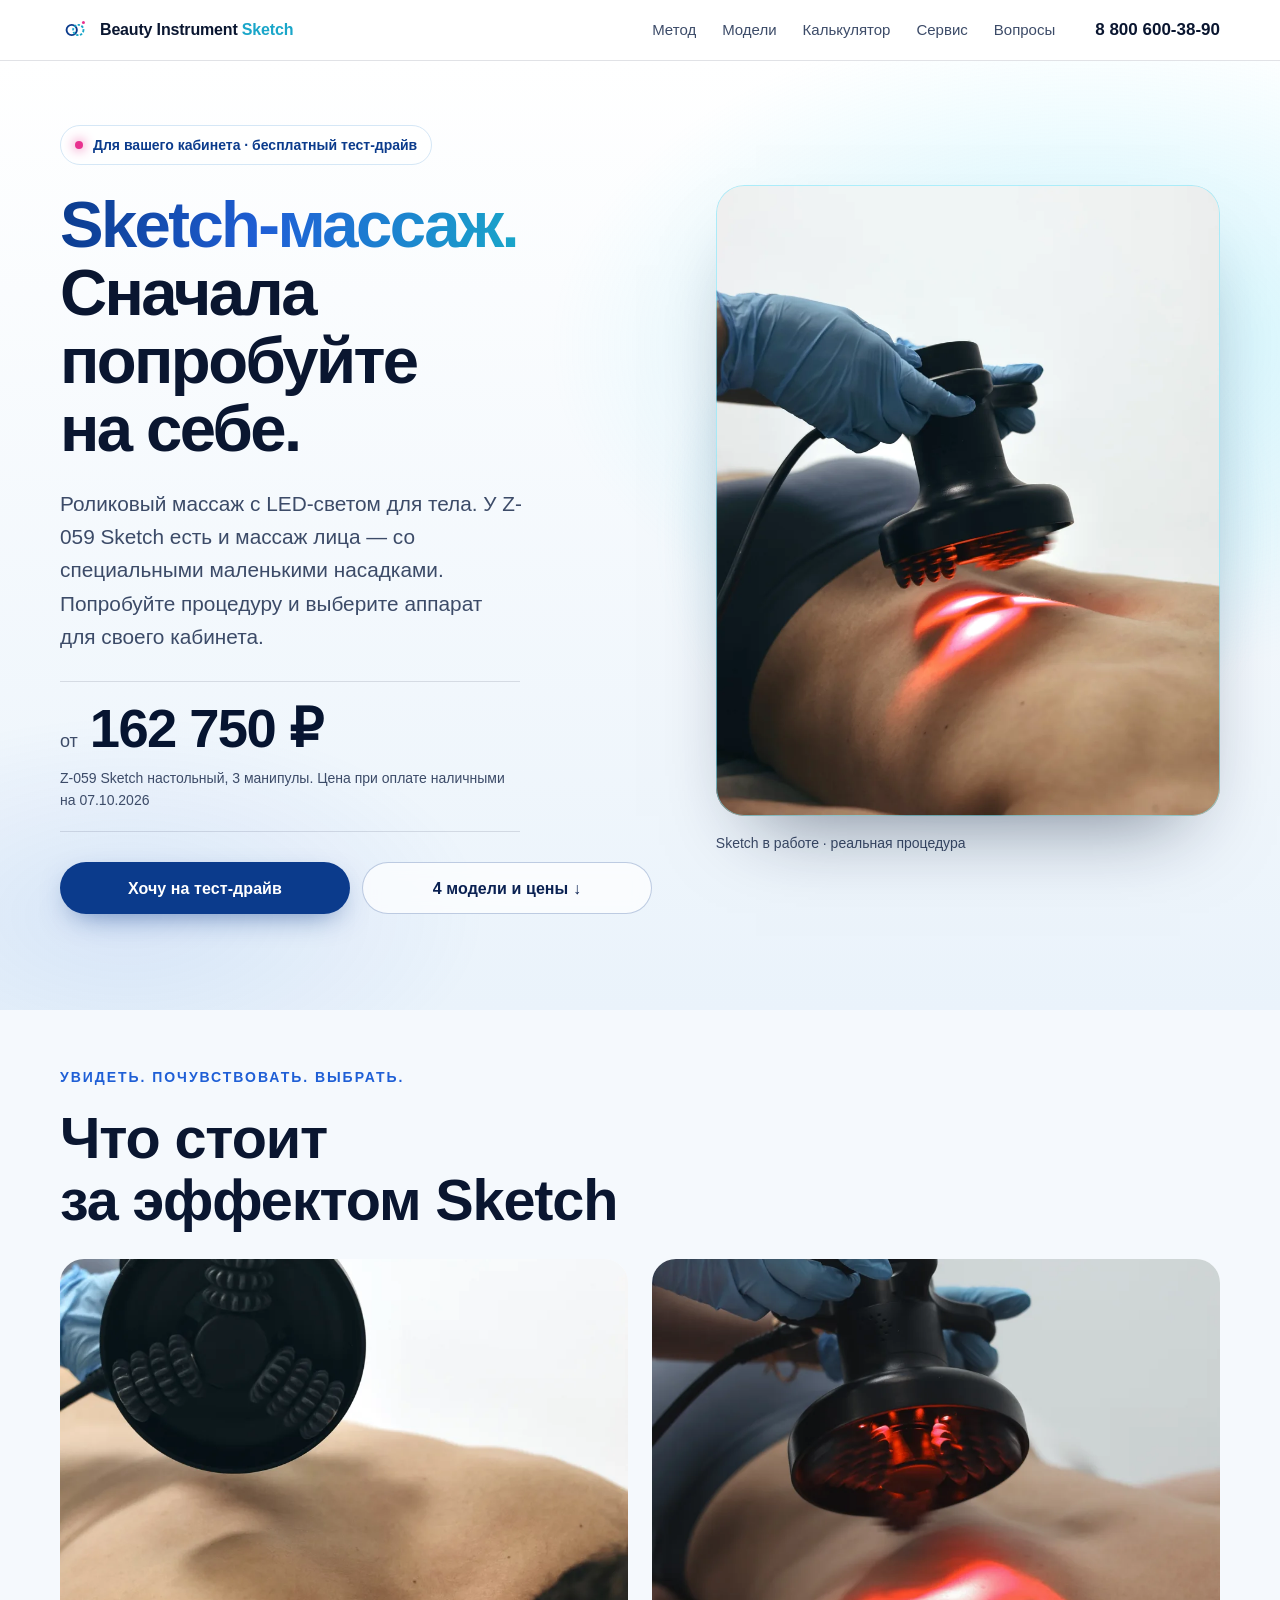
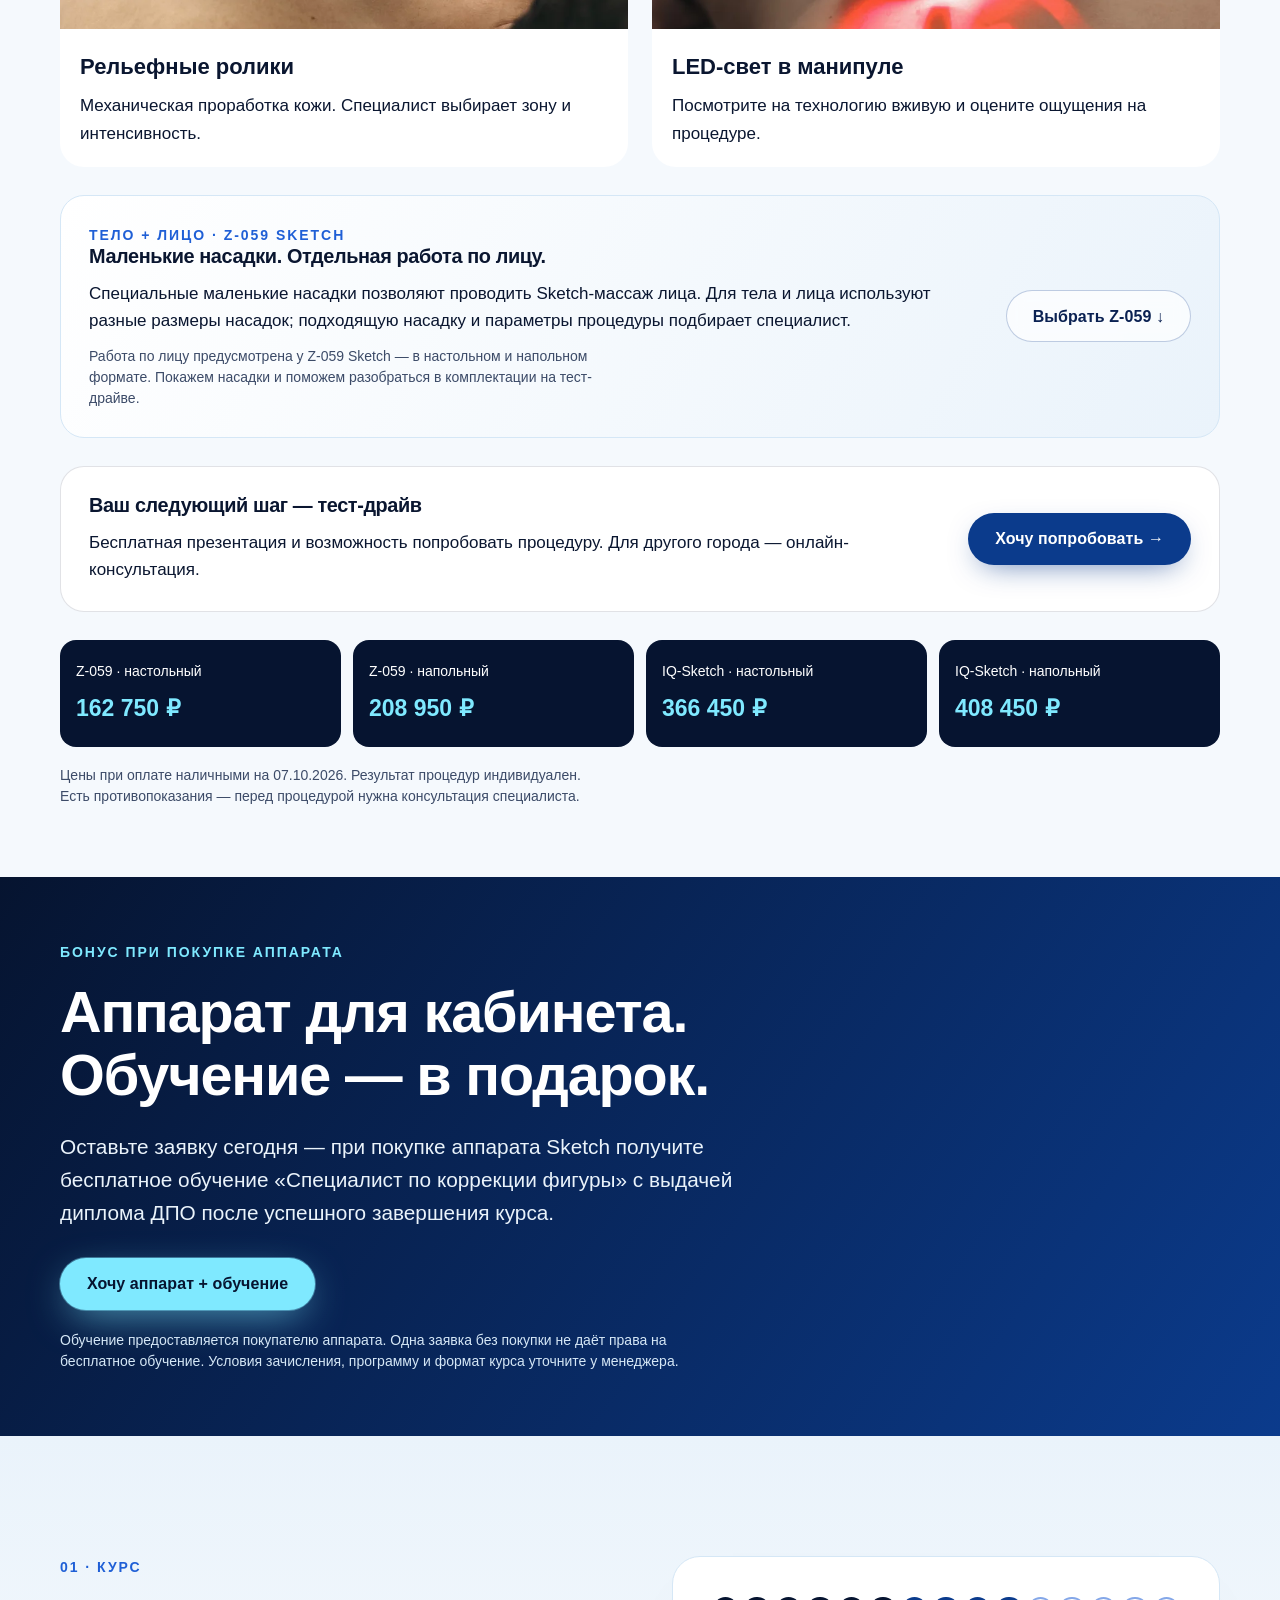
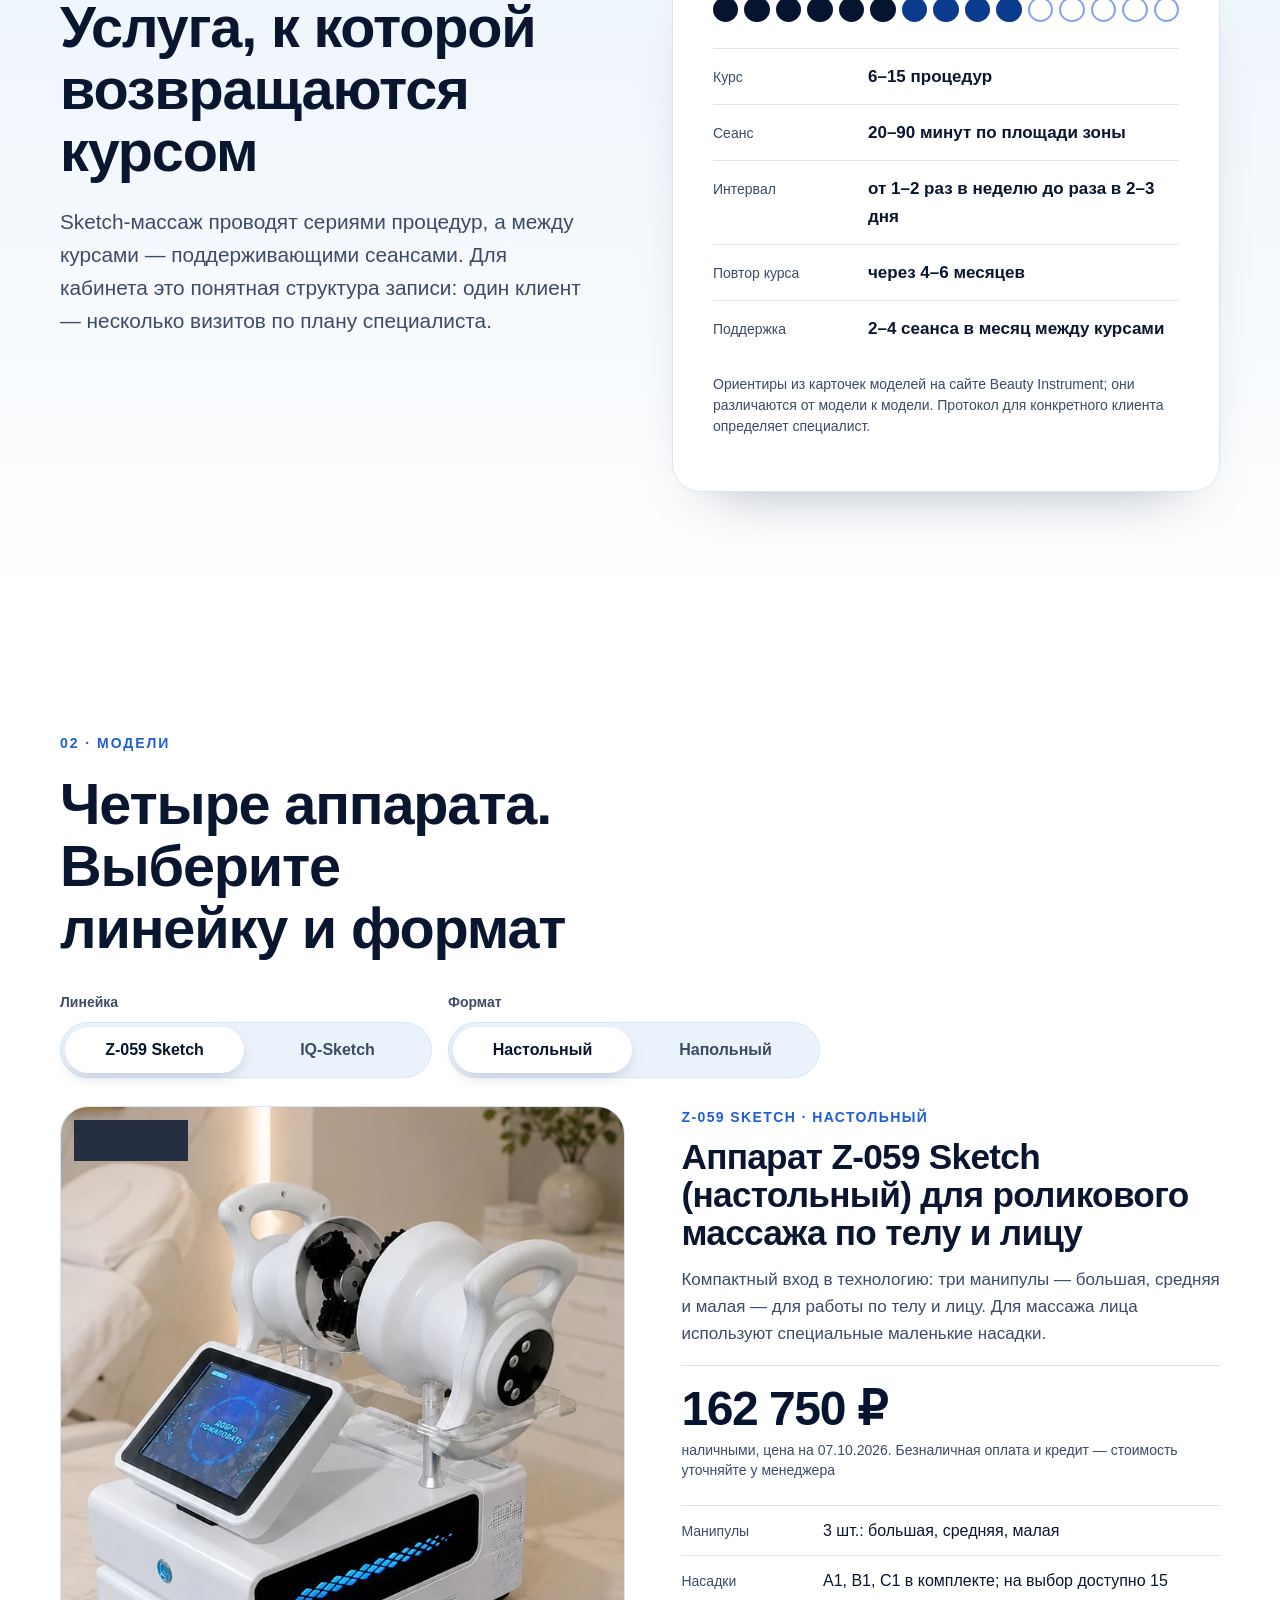
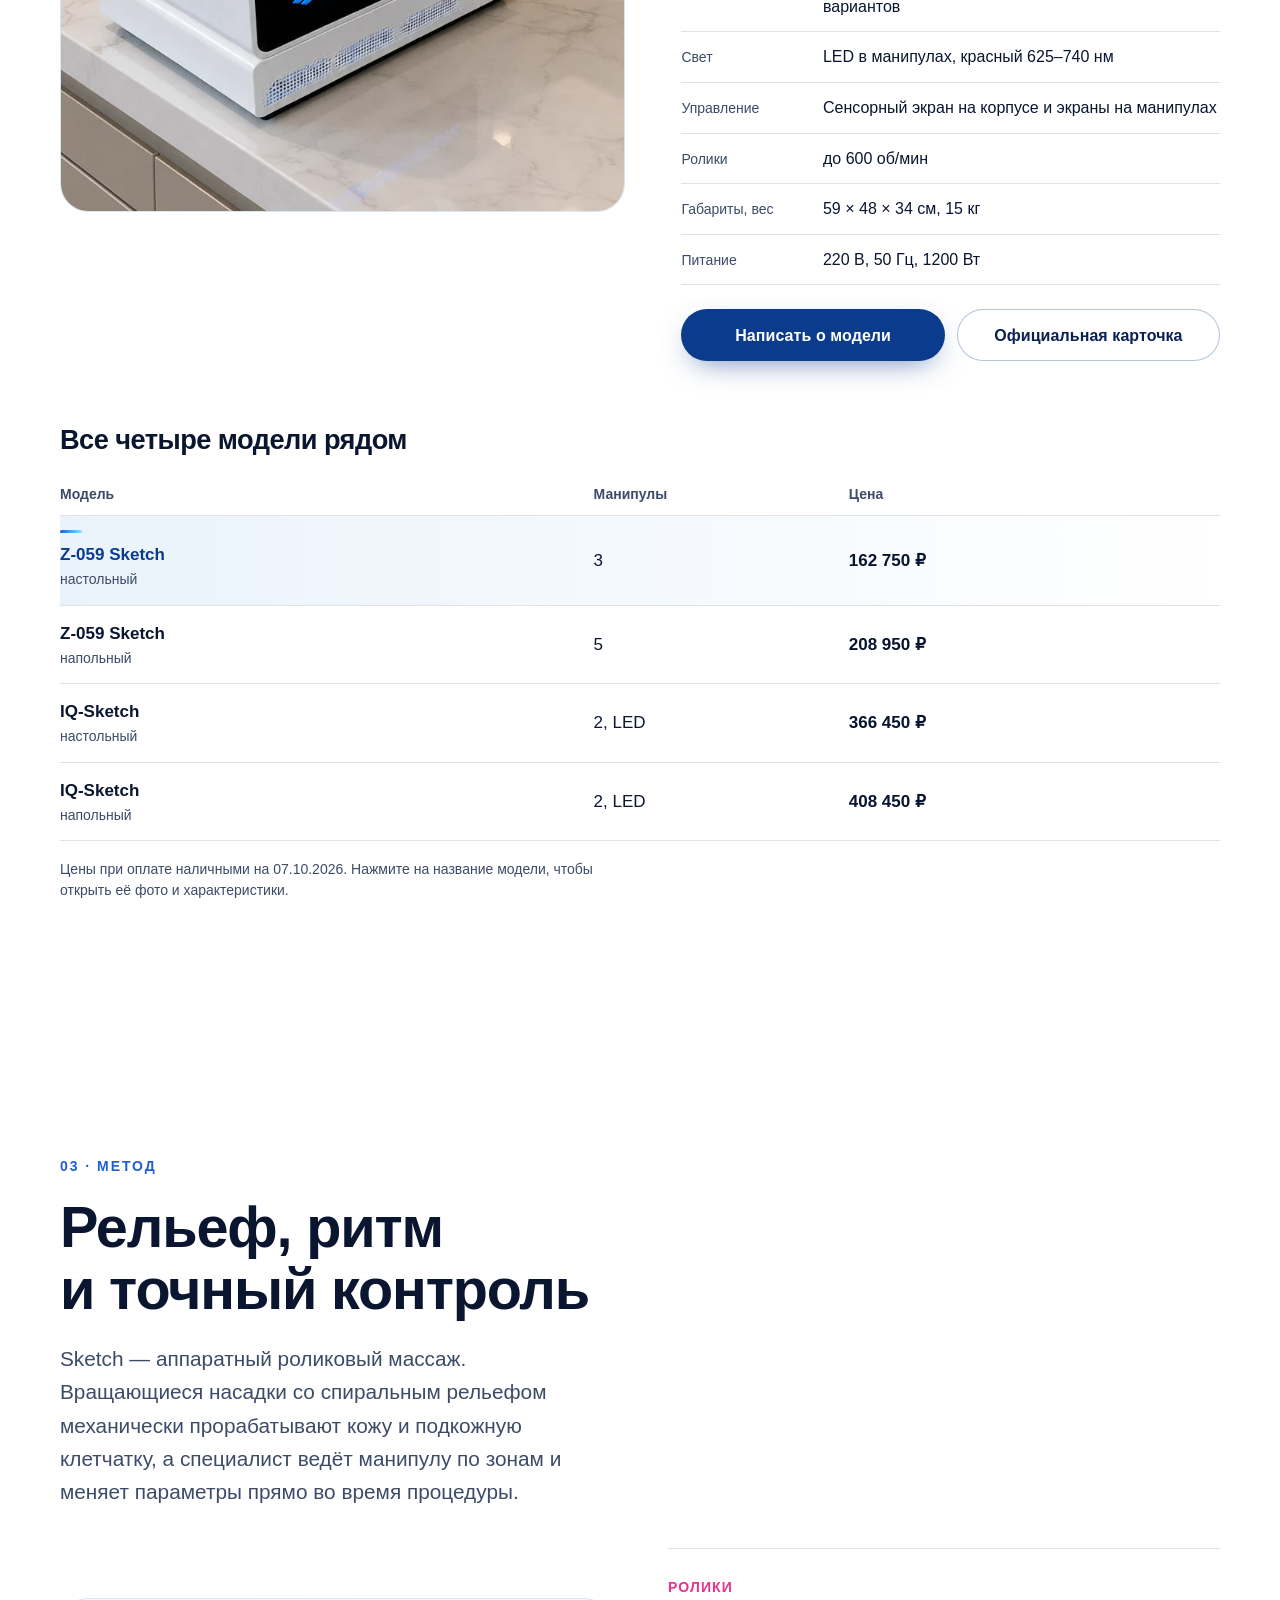
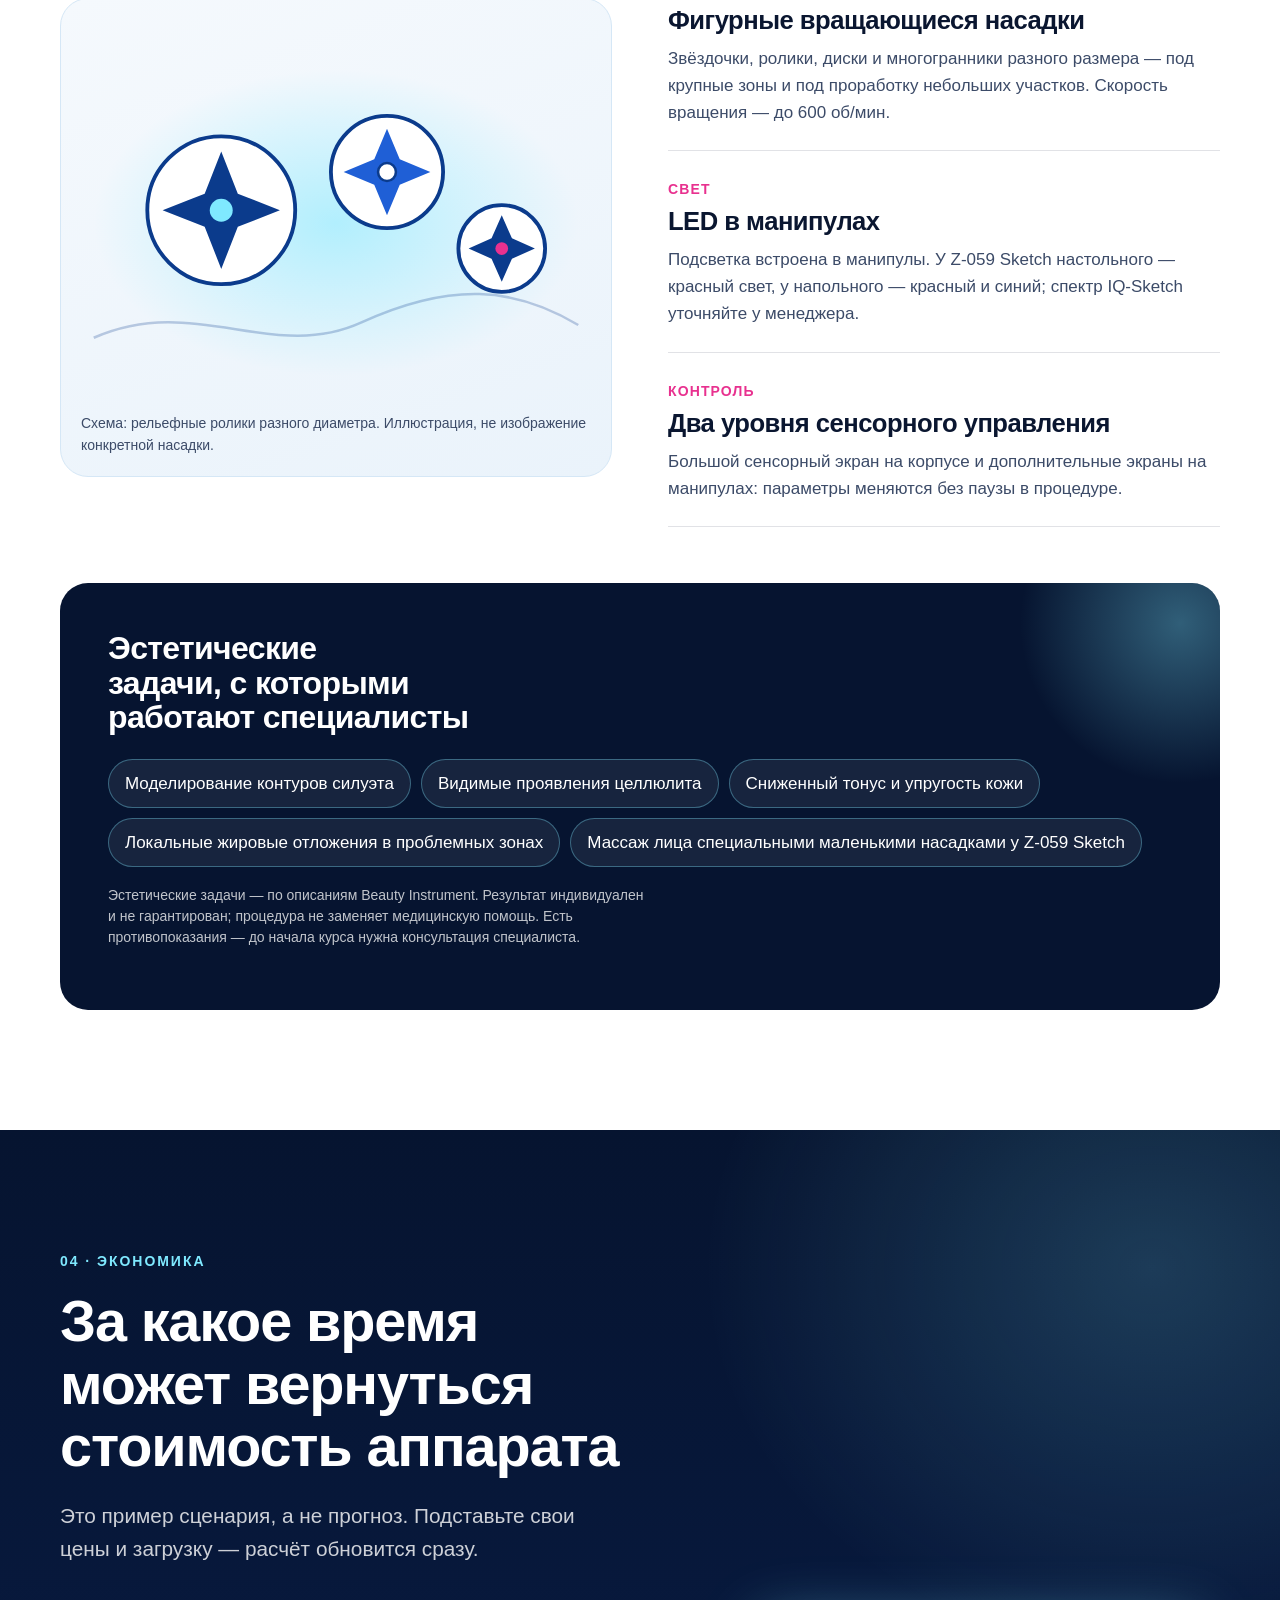
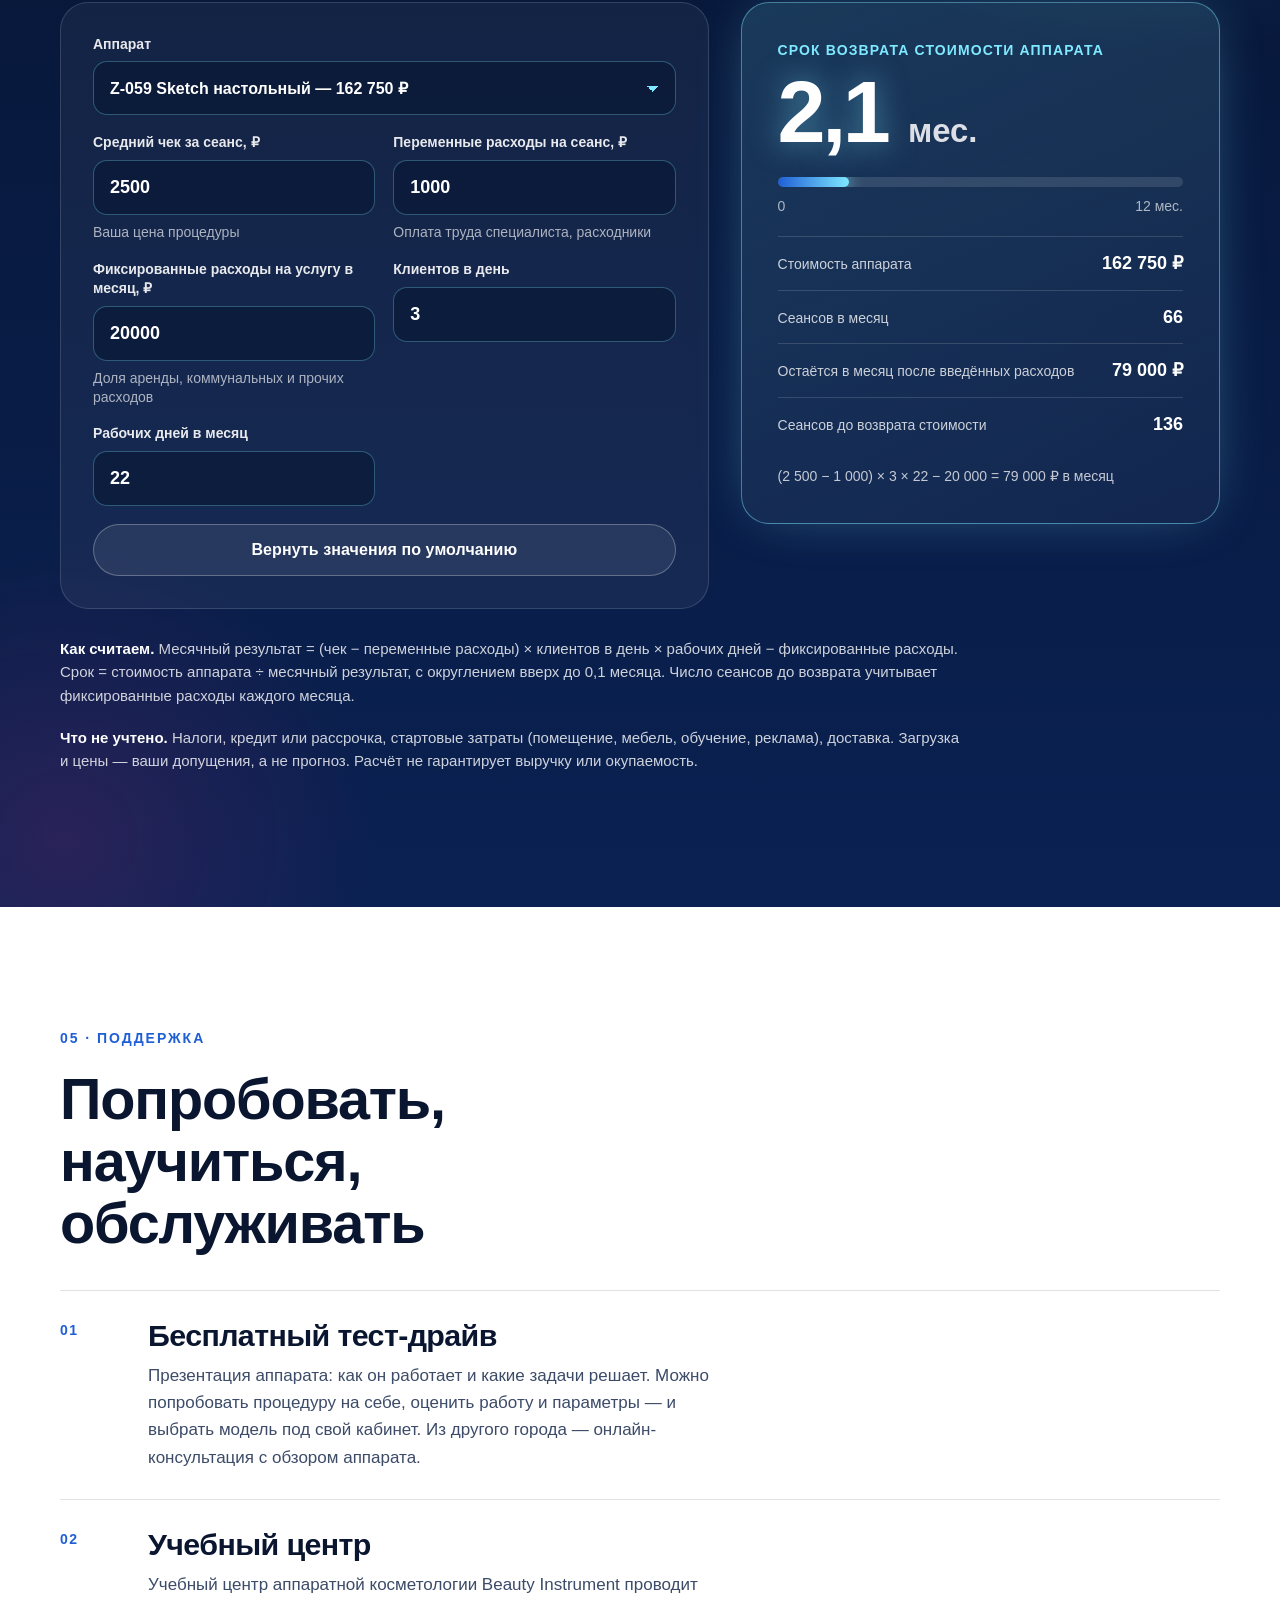
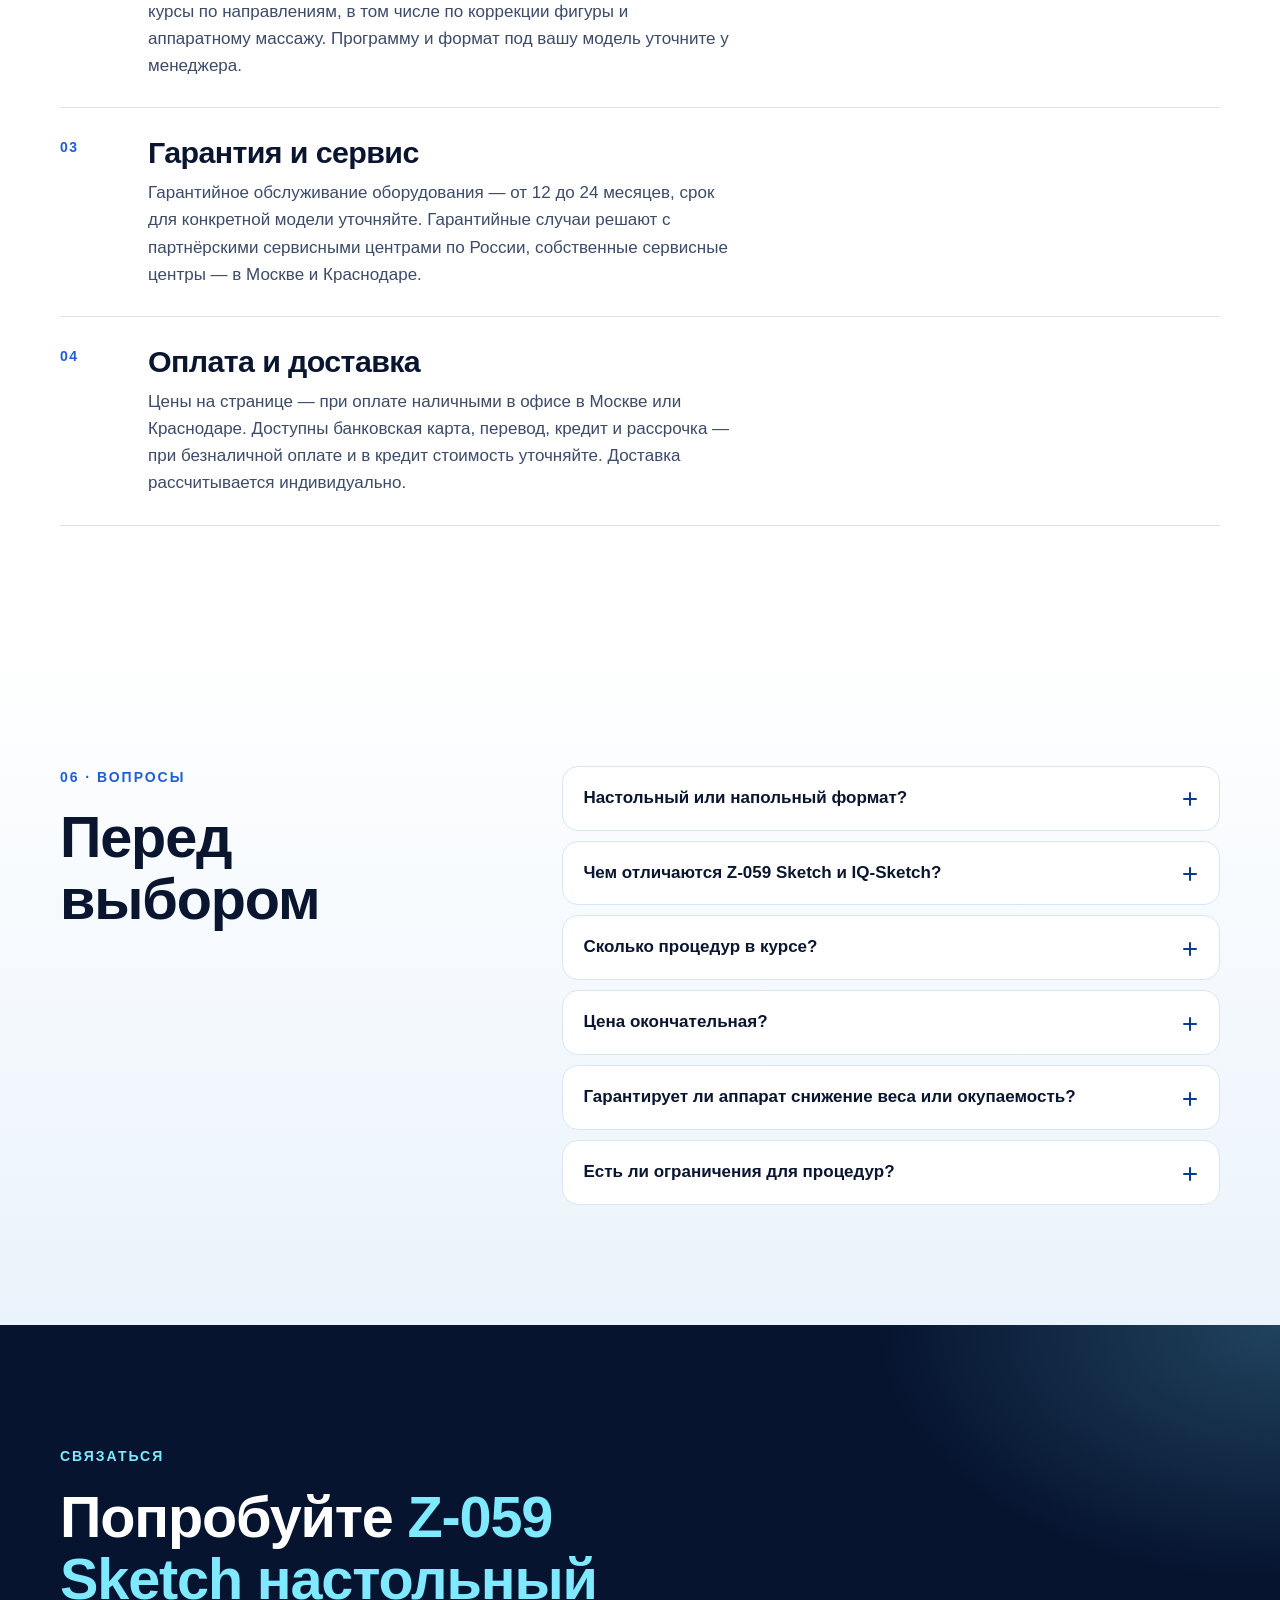
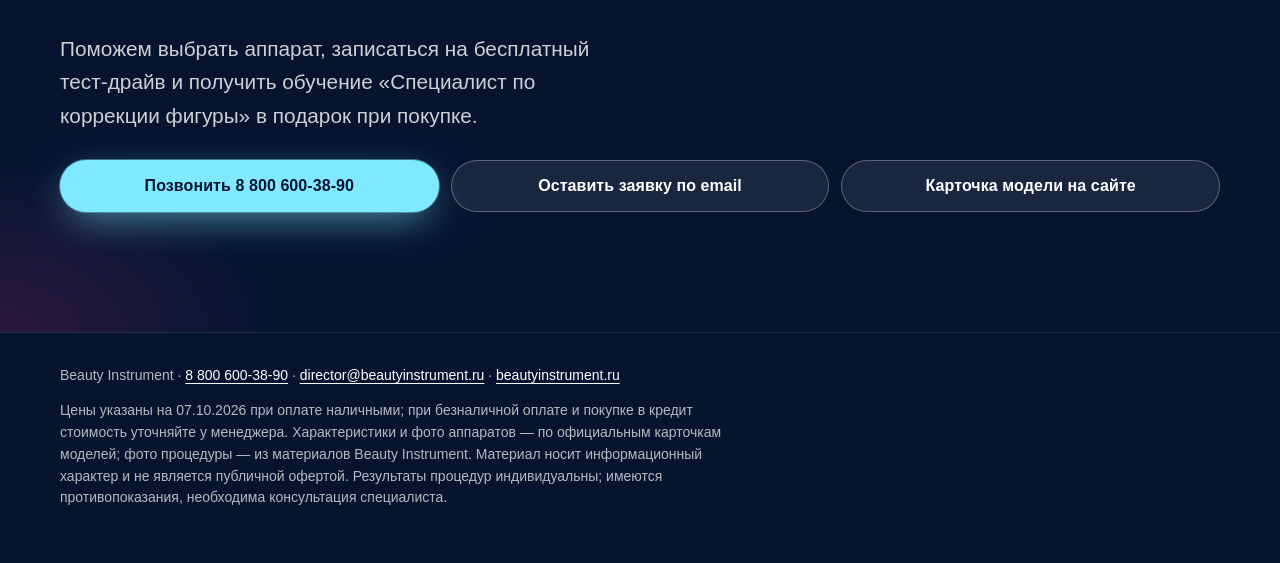
<file: sketch/index.html>
<!doctype html>
<html lang="ru">
<head>
  <meta charset="utf-8">
  <meta name="viewport" content="width=device-width, initial-scale=1, viewport-fit=cover">
  <title>Sketch-массаж для моделирования силуэта — 4 аппарата от 162 750 ₽ | Beauty Instrument</title>
  <meta name="description" content="Аппараты роликового Sketch-массажа Z-059 Sketch и IQ-Sketch: настольные и напольные модели, от 2 до 5 манипул, сенсорное управление, LED-свет. Цены на 07.10.2026 от 162 750 ₽ при оплате наличными.">
  <link rel="canonical" href="https://cosmo-app.shop/sketch/">
  <meta property="og:title" content="Sketch-массаж — попробуйте на себе. Аппараты от 162 750 ₽"><meta property="og:description" content="Живые фото процедуры, 4 модели и бесплатный тест-драйв в Beauty Instrument."><meta property="og:type" content="website"><meta property="og:url" content="https://cosmo-app.shop/sketch/">
  <meta name="theme-color" content="#061430">
  <link rel="icon" href="favicon.svg" type="image/svg+xml">
  <link rel="stylesheet" href="styles.css">
</head>
<body>
  <a class="skip" href="#main">Перейти к содержанию</a>

  <header class="topbar">
    <div class="wrap topbar__in">
      <a class="brand" href="#top" aria-label="Beauty Instrument — в начало страницы">
        <svg class="brand__mark" viewBox="0 0 64 64" aria-hidden="true" focusable="false">
          <circle cx="25" cy="32" r="11" fill="none" stroke="currentColor" stroke-width="4"/>
          <circle cx="39" cy="32" r="11" fill="none" stroke="var(--cyan-ink)" stroke-width="4" stroke-dasharray="5 3.2"/>
          <circle cx="50" cy="16" r="3.2" fill="var(--fuchsia)"/>
        </svg>
        <span class="brand__text">Beauty Instrument <span class="brand__sub">Sketch</span></span>
      </a>
      <nav class="topnav" aria-label="Разделы страницы">
        <a href="#method">Метод</a>
        <a href="#models">Модели</a>
        <a href="#calc">Калькулятор</a>
        <a href="#support">Сервис</a>
        <a href="#faq">Вопросы</a>
      </nav>
      <a class="topbar__tel" href="tel:+78006003890">8 800 600-38-90</a>
    </div>
  </header>

  <main id="main">
    <!-- HERO -->
    <section class="hero" id="top" aria-labelledby="hero-title">
      <div class="wrap hero__grid">
        <div class="hero__copy">
          <p class="eyebrow"><span class="dot" aria-hidden="true"></span>Для вашего кабинета · бесплатный тест-драйв</p>
          <h1 id="hero-title" class="hero__title"><span class="ink-grad">Sketch-массаж.</span><br>Сначала попробуйте на&nbsp;себе.</h1>
          <p class="hero__lead">Роликовый массаж с LED-светом для тела. У Z-059 Sketch есть и массаж лица — со специальными маленькими насадками. Попробуйте процедуру и выберите аппарат для своего кабинета.</p>

          <div class="hero__price" aria-label="Цена входа">
            <span class="hero__from">от</span>
            <span class="hero__num">162&nbsp;750&nbsp;₽</span>
            <span class="hero__note">Z-059 Sketch настольный, 3 манипулы. Цена при оплате наличными на 07.10.2026</span>
          </div>

          <div class="hero__cta">
            <a class="btn btn--primary" href="#contact">Хочу на тест-драйв</a>
            <a class="btn btn--ghost" href="#models">4 модели и цены ↓</a>
          </div>
        </div>

        <figure class="hero__media">
          <div class="hero__halo" aria-hidden="true"></div>
          <div class="hero__frame">
<img src="assets/procedure.webp" width="933" height="1400" alt="Реальная процедура: специалист ведёт роликовую манипулу с красной LED-подсветкой по спине" fetchpriority="high">
          </div>
<figcaption class="hero__cap">Sketch в работе · реальная процедура</figcaption>
        </figure>
      </div>
    </section>

    <section class="live" aria-labelledby="live-title"><div class="wrap">
      <p class="kicker">Увидеть. Почувствовать. Выбрать.</p>
      <h2 class="h2" id="live-title">Что стоит за&nbsp;эффектом Sketch</h2>
      <div class="live__grid">
        <figure><img src="assets/rollers-live.webp" width="933" height="1400" loading="lazy" alt="Крупный план роликовой манипулы: три блока рельефных роликов"><figcaption><b>Рельефные ролики</b><span>Механическая проработка кожи. Специалист выбирает зону и интенсивность.</span></figcaption></figure>
        <figure><img src="assets/led-live.webp" width="933" height="1400" loading="lazy" alt="Манипула с включённой красной LED-подсветкой над спиной клиента"><figcaption><b>LED-свет в манипуле</b><span>Посмотрите на технологию вживую и оцените ощущения на процедуре.</span></figcaption></figure>
      </div>
      <div class="try face-feature"><div><p class="kicker">Тело + лицо · Z-059 Sketch</p><h3>Маленькие насадки. Отдельная работа по лицу.</h3><p>Специальные маленькие насадки позволяют проводить Sketch-массаж лица. Для тела и лица используют разные размеры насадок; подходящую насадку и параметры процедуры подбирает специалист.</p><p class="fine">Работа по лицу предусмотрена у Z-059 Sketch — в настольном и напольном формате. Покажем насадки и поможем разобраться в комплектации на тест-драйве.</p></div><a class="btn btn--ghost" href="#models">Выбрать Z-059 ↓</a></div>
      <div class="try"><div><h3>Ваш следующий шаг — тест-драйв</h3><p>Бесплатная презентация и возможность попробовать процедуру. Для другого города — онлайн-консультация.</p></div><a class="btn btn--primary" href="#contact">Хочу попробовать →</a></div>
      <nav class="quick-models" aria-label="Быстрый выбор аппарата"><a href="#models" data-quick="0"><span>Z-059 · настольный</span><b>162 750 ₽</b></a><a href="#models" data-quick="1"><span>Z-059 · напольный</span><b>208 950 ₽</b></a><a href="#models" data-quick="3"><span>IQ-Sketch · настольный</span><b>366 450 ₽</b></a><a href="#models" data-quick="2"><span>IQ-Sketch · напольный</span><b>408 450 ₽</b></a></nav>
      <p class="fine">Цены при оплате наличными на 07.10.2026. Результат процедур индивидуален. Есть противопоказания — перед процедурой нужна консультация специалиста.</p>
    </div></section>


    <section class="training-offer" id="training-offer" aria-labelledby="training-offer-title"><div class="wrap">
      <p class="kicker kicker--neon">Бонус при покупке аппарата</p>
      <h2 class="h2" id="training-offer-title">Аппарат для кабинета.<br>Обучение — в&nbsp;подарок.</h2>
      <p class="lede">Оставьте заявку сегодня — при покупке аппарата Sketch получите бесплатное обучение «Специалист по коррекции фигуры» с выдачей диплома ДПО после успешного завершения курса.</p>
      <a class="btn btn--neon" href="#contact">Хочу аппарат + обучение</a>
      <p class="fine">Обучение предоставляется покупателю аппарата. Одна заявка без покупки не даёт права на бесплатное обучение. Условия зачисления, программу и формат курса уточните у менеджера.</p>
    </div></section>

    <!-- COURSE -->
    <section class="course" aria-labelledby="course-title">
      <div class="wrap course__grid">
        <div>
          <p class="kicker">01 · Курс</p>
          <h2 id="course-title" class="h2">Услуга, к которой возвращаются курсом</h2>
          <p class="lede">Sketch-массаж проводят сериями процедур, а между курсами — поддерживающими сеансами. Для кабинета это понятная структура записи: один клиент — несколько визитов по плану специалиста.</p>
        </div>
        <div class="course__panel">
          <div class="course__dots" aria-hidden="true">
            <span></span><span></span><span></span><span></span><span></span><span></span><span></span><span></span><span></span><span></span><span class="opt"></span><span class="opt"></span><span class="opt"></span><span class="opt"></span><span class="opt"></span>
          </div>
          <dl class="course__list">
            <div><dt>Курс</dt><dd>6–15 процедур</dd></div>
            <div><dt>Сеанс</dt><dd>20–90 минут по площади зоны</dd></div>
            <div><dt>Интервал</dt><dd>от 1–2 раз в неделю до раза в 2–3 дня</dd></div>
            <div><dt>Повтор курса</dt><dd>через 4–6 месяцев</dd></div>
            <div><dt>Поддержка</dt><dd>2–4 сеанса в месяц между курсами</dd></div>
          </dl>
          <p class="fine">Ориентиры из карточек моделей на сайте Beauty Instrument; они различаются от модели к модели. Протокол для конкретного клиента определяет специалист.</p>
        </div>
      </div>
    </section>

    <!-- MODELS -->
    <section class="models" id="models" aria-labelledby="models-title">
      <div class="wrap">
        <p class="kicker">02 · Модели</p>
        <h2 id="models-title" class="h2">Четыре аппарата. Выберите линейку и&nbsp;формат</h2>

        <div class="selector">
          <fieldset class="seg">
            <legend class="seg__legend">Линейка</legend>
            <div class="seg__opts">
              <input type="radio" name="line" id="line-z059" value="z059" checked>
              <label for="line-z059">Z-059 Sketch</label>
              <input type="radio" name="line" id="line-iq" value="iq">
              <label for="line-iq">IQ-Sketch</label>
            </div>
          </fieldset>
          <fieldset class="seg">
            <legend class="seg__legend">Формат</legend>
            <div class="seg__opts">
              <input type="radio" name="format" id="fmt-desktop" value="desktop" checked>
              <label for="fmt-desktop">Настольный</label>
              <input type="radio" name="format" id="fmt-floor" value="floor">
              <label for="fmt-floor">Напольный</label>
            </div>
          </fieldset>
        </div>

        <p class="sr-only" id="stage-status" role="status" aria-live="polite"></p>
        <article class="stage">
          <div class="stage__media" id="stage-media" data-fit="cover">
            <img id="stage-img"
              src="assets/product-0.webp"
              sizes="(min-width: 960px) 46vw, 92vw"
              width="929" height="925"
              loading="lazy"
              alt="Настольный аппарат Z-059 Sketch: белый корпус с сенсорным экраном и роликовыми манипулами на держателе">
            <span class="stage__badge" id="stage-badge">3 манипулы</span>
          </div>

          <div class="stage__info">
            <p class="stage__line" id="stage-line">Z-059 Sketch · настольный</p>
            <h3 class="stage__name" id="stage-name">Аппарат Z-059 Sketch (настольный) для роликового массажа по телу и лицу</h3>
            <p class="stage__desc" id="stage-desc">Компактный вход в технологию: три манипулы — большая, средняя и малая — для работы на всех зонах тела и лица.</p>

            <div class="stage__price">
              <span class="stage__sum" id="stage-price">162 750 ₽</span>
              <span class="stage__terms">наличными, цена на 07.10.2026. Безналичная оплата и кредит — стоимость уточняйте у менеджера</span>
            </div>

            <dl class="specs" id="stage-specs">
              <div><dt>Манипулы</dt><dd>3 шт.: большая, средняя, малая</dd></div>
              <div><dt>Насадки</dt><dd>A1, B1, C1 в комплекте; на выбор доступно 15 вариантов</dd></div>
              <div><dt>Свет</dt><dd>LED в манипулах, красный 625–740 нм</dd></div>
              <div><dt>Управление</dt><dd>Сенсорный экран на корпусе и экраны на манипулах</dd></div>
              <div><dt>Ролики</dt><dd>до 600 об/мин</dd></div>
              <div><dt>Габариты, вес</dt><dd>59 × 48 × 34 см, 15 кг</dd></div>
              <div><dt>Питание</dt><dd>220 В, 50 Гц, 1200 Вт</dd></div>
            </dl>

            <div class="stage__cta">
              <a class="btn btn--primary" data-mailto href="mailto:director@beautyinstrument.ru?subject=Sketch%3A%20%D0%B2%D0%BE%D0%BF%D1%80%D0%BE%D1%81%20%D0%BF%D0%BE%20%D0%B0%D0%BF%D0%BF%D0%B0%D1%80%D0%B0%D1%82%D1%83%20Z-059%20Sketch%20%D0%BD%D0%B0%D1%81%D1%82%D0%BE%D0%BB%D1%8C%D0%BD%D1%8B%D0%B9">Написать о модели</a>
              <a class="btn btn--line" data-official target="_blank" rel="noopener" href="https://beautyinstrument.ru/catalog/apparat-z-059-sketch-nastolnyy-dlya-rolikovogo-massazha-po-telu-i-litsu-3-manipuly-v-komplekte/">Официальная карточка<span class="sr-only"> (откроется в новой вкладке)</span></a>
            </div>
          </div>
        </article>

        <div class="compare">
          <h3 class="compare__title">Все четыре модели рядом</h3>
          <table class="ctable">
            <caption class="sr-only">Сравнение моделей Sketch: формат, манипулы, цена при оплате наличными на 07.10.2026</caption>
            <thead>
              <tr><th scope="col">Модель</th><th scope="col">Манипулы</th><th scope="col">Цена</th></tr>
            </thead>
            <tbody>
              <tr data-row="0"><th scope="row"><button type="button" class="pick" data-pick="0" aria-pressed="true">Z-059 Sketch<span>настольный</span></button></th><td>3</td><td>162 750 ₽</td></tr>
              <tr data-row="1"><th scope="row"><button type="button" class="pick" data-pick="1" aria-pressed="false">Z-059 Sketch<span>напольный</span></button></th><td>5</td><td>208 950 ₽</td></tr>
              <tr data-row="3"><th scope="row"><button type="button" class="pick" data-pick="3" aria-pressed="false">IQ-Sketch<span>настольный</span></button></th><td>2, LED</td><td>366 450 ₽</td></tr>
              <tr data-row="2"><th scope="row"><button type="button" class="pick" data-pick="2" aria-pressed="false">IQ-Sketch<span>напольный</span></button></th><td>2, LED</td><td>408 450 ₽</td></tr>
            </tbody>
          </table>
          <p class="fine">Цены при оплате наличными на 07.10.2026. Нажмите на название модели, чтобы открыть её фото и характеристики.</p>
        </div>
      </div>
    </section>

    <!-- CALCULATOR -->
    <!-- METHOD -->
    <section class="method" id="method" aria-labelledby="method-title">
      <div class="wrap">
        <p class="kicker">03 · Метод</p>
        <h2 id="method-title" class="h2">Рельеф, ритм и&nbsp;точный контроль</h2>
        <p class="lede">Sketch — аппаратный роликовый массаж. Вращающиеся насадки со спиральным рельефом механически прорабатывают кожу и подкожную клетчатку, а специалист ведёт манипулу по зонам и меняет параметры прямо во время процедуры.</p>

        <div class="method__grid">
          <div class="rollers" aria-hidden="true">
            <svg viewBox="0 0 400 300" class="rollers__svg">
              <defs>
                <radialGradient id="rg" cx="50%" cy="50%" r="50%">
                  <stop offset="0" stop-color="#7FE9FF" stop-opacity=".55"/>
                  <stop offset="1" stop-color="#7FE9FF" stop-opacity="0"/>
                </radialGradient>
              </defs>
              <ellipse cx="200" cy="160" rx="190" ry="120" fill="url(#rg)"/>
              <path d="M10 250 C 90 215, 150 270, 220 238 S 340 210, 390 240" fill="none" stroke="#0B3B8C" stroke-opacity=".25" stroke-width="2"/>
              <g class="roller r1" transform="translate(110 150)">
                <circle r="58" fill="#fff" stroke="#0B3B8C" stroke-width="3"/>
                <g class="spin">
                  <polygon points="0,-46 13,-13 46,0 13,13 0,46 -13,13 -46,0 -13,-13" fill="#0B3B8C"/>
                  <circle r="9" fill="#7FE9FF"/>
                </g>
              </g>
              <g class="roller r2" transform="translate(240 120)">
                <circle r="44" fill="#fff" stroke="#0B3B8C" stroke-width="3"/>
                <g class="spin rev">
                  <polygon points="0,-34 10,-10 34,0 10,10 0,34 -10,10 -34,0 -10,-10" fill="#1F5FD6"/>
                  <circle r="7" fill="#fff" stroke="#0B3B8C" stroke-width="2"/>
                </g>
              </g>
              <g class="roller r3" transform="translate(330 180)">
                <circle r="34" fill="#fff" stroke="#0B3B8C" stroke-width="3"/>
                <g class="spin">
                  <polygon points="0,-26 8,-8 26,0 8,8 0,26 -8,8 -26,0 -8,-8" fill="#0B3B8C"/>
                  <circle r="5" fill="#E8318F"/>
                </g>
              </g>
            </svg>
            <p class="rollers__cap">Схема: рельефные ролики разного диаметра. Иллюстрация, не изображение конкретной насадки.</p>
          </div>

          <ol class="steps">
            <li class="step">
              <span class="step__n">Ролики</span>
              <h3 class="step__t">Фигурные вращающиеся насадки</h3>
              <p>Звёздочки, ролики, диски и многогранники разного размера — под крупные зоны и под проработку небольших участков. Скорость вращения — до 600 об/мин.</p>
            </li>
            <li class="step">
              <span class="step__n">Свет</span>
              <h3 class="step__t">LED в манипулах</h3>
              <p>Подсветка встроена в манипулы. У Z-059 Sketch настольного — красный свет, у напольного — красный и синий; спектр IQ-Sketch уточняйте у менеджера.</p>
            </li>
            <li class="step">
              <span class="step__n">Контроль</span>
              <h3 class="step__t">Два уровня сенсорного управления</h3>
              <p>Большой сенсорный экран на корпусе и дополнительные экраны на манипулах: параметры меняются без паузы в процедуре.</p>
            </li>
          </ol>
        </div>

        <div class="tasks">
          <h3 class="tasks__title">Эстетические задачи, с которыми работают специалисты</h3>
          <ul class="tasks__list">
            <li>Моделирование контуров силуэта</li>
            <li>Видимые проявления целлюлита</li>
            <li>Сниженный тонус и упругость кожи</li>
            <li>Локальные жировые отложения в проблемных зонах</li>
            <li>Массаж лица специальными маленькими насадками у Z-059 Sketch</li>
          </ul>
          <p class="fine">Эстетические задачи — по описаниям Beauty Instrument. Результат индивидуален и не гарантирован; процедура не заменяет медицинскую помощь. Есть противопоказания — до начала курса нужна консультация специалиста.</p>
        </div>
      </div>
    </section>

    <section class="calc" id="calc" aria-labelledby="calc-title">
      <div class="wrap">
        <p class="kicker kicker--neon">04 · Экономика</p>
        <h2 id="calc-title" class="h2">За какое время может вернуться стоимость аппарата</h2>
        <p class="lede">Это пример сценария, а не прогноз. Подставьте свои цены и загрузку — расчёт обновится сразу.</p>

        <div class="calc__grid">
          <form class="calc__form" id="calc-form" novalidate>
            <div class="field field--wide">
              <label for="c-model">Аппарат</label>
              <select id="c-model" name="model">
                <option value="0" selected>Z-059 Sketch настольный — 162 750 ₽</option>
                <option value="1">Z-059 Sketch напольный — 208 950 ₽</option>
                <option value="3">IQ-Sketch настольный — 366 450 ₽</option>
                <option value="2">IQ-Sketch напольный — 408 450 ₽</option>
              </select>
            </div>
            <div class="field">
              <label for="c-check">Средний чек за сеанс, ₽</label>
              <input id="c-check" name="check" type="number" inputmode="decimal" min="0" step="100" value="2500" aria-describedby="c-check-h">
              <span class="hint" id="c-check-h">Ваша цена процедуры</span>
            </div>
            <div class="field">
              <label for="c-var">Переменные расходы на сеанс, ₽</label>
              <input id="c-var" name="variable" type="number" inputmode="decimal" min="0" step="50" value="1000" aria-describedby="c-var-h">
              <span class="hint" id="c-var-h">Оплата труда специалиста, расходники</span>
            </div>
            <div class="field">
              <label for="c-fixed">Фиксированные расходы на услугу в месяц, ₽</label>
              <input id="c-fixed" name="fixed" type="number" inputmode="decimal" min="0" step="1000" value="20000" aria-describedby="c-fixed-h">
              <span class="hint" id="c-fixed-h">Доля аренды, коммунальных и прочих расходов</span>
            </div>
            <div class="field">
              <label for="c-clients">Клиентов в день</label>
              <input id="c-clients" name="clients" type="number" inputmode="decimal" min="0" step="1" value="3">
            </div>
            <div class="field">
              <label for="c-days">Рабочих дней в месяц</label>
              <input id="c-days" name="days" type="number" inputmode="numeric" min="1" max="31" step="1" value="22">
            </div>
            <button type="reset" class="btn btn--glass field--wide">Вернуть значения по умолчанию</button>
          </form>

          <div class="calc__out" id="calc-out" aria-live="polite" aria-atomic="true">
            <p class="out__label">Срок возврата стоимости аппарата</p>
            <p class="out__big" id="o-months">2,1 <span>мес.</span></p>
            <div class="out__bar" aria-hidden="true"><span id="o-bar" style="--p: 17%"></span></div>
            <p class="out__scale" aria-hidden="true"><span>0</span><span id="o-scale">12 мес.</span></p>
            <dl class="out__list">
              <div><dt>Стоимость аппарата</dt><dd id="o-price">162 750 ₽</dd></div>
              <div><dt>Сеансов в месяц</dt><dd id="o-sessions-m">66</dd></div>
              <div><dt>Остаётся в месяц после введённых расходов</dt><dd id="o-monthly">79 000 ₽</dd></div>
              <div><dt>Сеансов до возврата стоимости</dt><dd id="o-sessions">136</dd></div>
            </dl>
            <p class="out__formula" id="o-formula">(2 500 − 1 000) × 3 × 22 − 20 000 = 79 000 ₽ в месяц</p>
          </div>
        </div>

        <div class="calc__notes">
          <p><b>Как считаем.</b> Месячный результат = (чек − переменные расходы) × клиентов в день × рабочих дней − фиксированные расходы. Срок = стоимость аппарата ÷ месячный результат, с округлением вверх до 0,1 месяца. Число сеансов до возврата учитывает фиксированные расходы каждого месяца.</p>
          <p><b>Что не учтено.</b> Налоги, кредит или рассрочка, стартовые затраты (помещение, мебель, обучение, реклама), доставка. Загрузка и цены — ваши допущения, а не прогноз. Расчёт не гарантирует выручку или окупаемость.</p>
        </div>
      </div>
    </section>

    <!-- SUPPORT -->
    <section class="support" id="support" aria-labelledby="support-title">
      <div class="wrap">
        <p class="kicker">05 · Поддержка</p>
        <h2 id="support-title" class="h2">Попробовать, научиться, обслуживать</h2>
        <ol class="rows">
          <li class="row">
            <span class="row__n" aria-hidden="true">01</span>
            <div>
              <h3 class="row__t">Бесплатный тест-драйв</h3>
              <p>Презентация аппарата: как он работает и какие задачи решает. Можно попробовать процедуру на себе, оценить работу и параметры — и выбрать модель под свой кабинет. Из другого города — онлайн-консультация с обзором аппарата.</p>
            </div>
          </li>
          <li class="row">
            <span class="row__n" aria-hidden="true">02</span>
            <div>
              <h3 class="row__t">Учебный центр</h3>
              <p>Учебный центр аппаратной косметологии Beauty Instrument проводит курсы по направлениям, в том числе по коррекции фигуры и аппаратному массажу. Программу и формат под вашу модель уточните у менеджера.</p>
            </div>
          </li>
          <li class="row">
            <span class="row__n" aria-hidden="true">03</span>
            <div>
              <h3 class="row__t">Гарантия и сервис</h3>
              <p>Гарантийное обслуживание оборудования — от 12 до 24 месяцев, срок для конкретной модели уточняйте. Гарантийные случаи решают с партнёрскими сервисными центрами по России, собственные сервисные центры — в Москве и Краснодаре.</p>
            </div>
          </li>
          <li class="row">
            <span class="row__n" aria-hidden="true">04</span>
            <div>
              <h3 class="row__t">Оплата и доставка</h3>
              <p>Цены на странице — при оплате наличными в офисе в Москве или Краснодаре. Доступны банковская карта, перевод, кредит и рассрочка — при безналичной оплате и в кредит стоимость уточняйте. Доставка рассчитывается индивидуально.</p>
            </div>
          </li>
        </ol>
      </div>
    </section>

    <!-- FAQ -->
    <section class="faq" id="faq" aria-labelledby="faq-title">
      <div class="wrap faq__grid">
        <div>
          <p class="kicker">06 · Вопросы</p>
          <h2 id="faq-title" class="h2">Перед выбором</h2>
        </div>
        <div class="faq__list">
          <details>
            <summary>Настольный или напольный формат?</summary>
            <p>Настольные модели компактнее: Z-059 Sketch — 59 × 48 × 34 см и 15 кг, IQ-Sketch — 63,4 × 31 × 57 см и 30 кг; им нужна устойчивая тумба или стол. Напольные стоят на собственном корпусе: Z-059 Sketch — 35 кг, IQ-Sketch — 60 кг. Выбирайте по площади кабинета и по тому, нужно ли перемещать аппарат между комнатами.</p>
          </details>
          <details>
            <summary>Чем отличаются Z-059 Sketch и IQ-Sketch?</summary>
            <p>Z-059 Sketch — больше манипул (3 или 5) и сменных насадок, работа по телу и лицу; для лица используют специальные маленькие насадки. IQ-Sketch — две манипулы с LED-светом, экран 10,1″, 12 вращающихся роликов и 192 контактных элемента-многогранника; функция по описанию — роликовый массаж по телу. Лучше всего разница видна на тест-драйве.</p>
          </details>
          <details>
            <summary>Сколько процедур в курсе?</summary>
            <p>В карточках моделей указаны ориентиры: курс 6–15 процедур, сеанс 20–90 минут в зависимости от зоны, повтор курса через 4–6 месяцев, между курсами — поддерживающие сеансы. Точный протокол подбирает специалист.</p>
          </details>
          <details>
            <summary>Цена окончательная?</summary>
            <p>Цены указаны на 07.10.2026 при оплате наличными. При оплате картой, переводом и в кредит стоимость уточняйте у менеджера. Доставка считается отдельно.</p>
          </details>
          <details>
            <summary>Гарантирует ли аппарат снижение веса или окупаемость?</summary>
            <p>Нет. Эффект процедур индивидуален, а срок возврата стоимости зависит от ваших цен, загрузки и расходов. Калькулятор показывает пример сценария, а не обещание.</p>
          </details>
          <details>
            <summary>Есть ли ограничения для процедур?</summary>
            <p>Да. Среди противопоказаний в описаниях производителя: беременность и лактация, онкологические заболевания, патологии сердечно-сосудистой системы, кардиостимулятор и металлические импланты, нарушения целостности кожи и воспаления в зоне воздействия, болезни крови, тромбофлебит и выраженный варикоз. Полный перечень — в карточке модели; решение о процедуре принимает специалист.</p>
          </details>
        </div>
      </div>
    </section>

    <!-- CONTACT -->
    <section class="contact" id="contact" aria-labelledby="contact-title">
      <div class="wrap contact__in">
        <p class="kicker kicker--neon">Связаться</p>
        <h2 id="contact-title" class="h2">Попробуйте <span id="contact-model">Z-059 Sketch настольный</span></h2>
        <p class="lede">Поможем выбрать аппарат, записаться на бесплатный тест-драйв и получить обучение «Специалист по коррекции фигуры» в подарок при покупке.</p>
        <div class="contact__cta">
          <a class="btn btn--neon" href="tel:+78006003890">Позвонить 8 800 600-38-90</a>
          <a class="btn btn--glass" data-mailto href="mailto:director@beautyinstrument.ru?subject=Sketch%3A%20%D0%B2%D0%BE%D0%BF%D1%80%D0%BE%D1%81%20%D0%BF%D0%BE%20%D0%B0%D0%BF%D0%BF%D0%B0%D1%80%D0%B0%D1%82%D1%83%20Z-059%20Sketch%20%D0%BD%D0%B0%D1%81%D1%82%D0%BE%D0%BB%D1%8C%D0%BD%D1%8B%D0%B9">Оставить заявку по email</a>
          <a class="btn btn--glass" data-official target="_blank" rel="noopener" href="https://beautyinstrument.ru/catalog/apparat-z-059-sketch-nastolnyy-dlya-rolikovogo-massazha-po-telu-i-litsu-3-manipuly-v-komplekte/">Карточка модели на сайте<span class="sr-only"> (откроется в новой вкладке)</span></a>
        </div>
      </div>
    </section>
  </main>

  <footer class="foot">
    <div class="wrap">
      <p>Beauty Instrument · <a href="tel:+78006003890">8 800 600-38-90</a> · <a href="mailto:director@beautyinstrument.ru">director@beautyinstrument.ru</a> · <a href="https://beautyinstrument.ru/" target="_blank" rel="noopener">beautyinstrument.ru<span class="sr-only"> (откроется в новой вкладке)</span></a></p>
      <p>Цены указаны на 07.10.2026 при оплате наличными; при безналичной оплате и покупке в кредит стоимость уточняйте у менеджера. Характеристики и фото аппаратов — по официальным карточкам моделей; фото процедуры — из материалов Beauty Instrument. Материал носит информационный характер и не является публичной офертой. Результаты процедур индивидуальны; имеются противопоказания, необходима консультация специалиста.</p>
    </div>
  </footer>

  <div class="dock" role="region" aria-label="Быстрая связь">
    <a class="btn btn--primary" href="#contact">На тест-драйв</a>
    <a class="btn btn--line" data-mailto href="mailto:director@beautyinstrument.ru?subject=Sketch%3A%20%D0%B2%D0%BE%D0%BF%D1%80%D0%BE%D1%81%20%D0%BF%D0%BE%20%D0%B0%D0%BF%D0%BF%D0%B0%D1%80%D0%B0%D1%82%D1%83%20Z-059%20Sketch%20%D0%BD%D0%B0%D1%81%D1%82%D0%BE%D0%BB%D1%8C%D0%BD%D1%8B%D0%B9">Написать</a>
  </div>

  <script src="app.js" defer></script>
</body>
</html>
</file>
<file: sketch/styles.css>
/* Sketch · Beauty Instrument — лендинг для клиентской базы.
   Палитра — рабочее предложение, не утверждённый бренд-кит. */

:root {
  --white: #ffffff;
  --ice-0: #f5f9fd;
  --ice-1: #eaf3fb;
  --ice-2: #d5e7f6;
  --ink: #0a1630;
  --ink-2: #3c4b68;
  --blue-900: #061430;
  --blue-800: #0a2152;
  --blue-700: #0b3b8c;
  --blue-500: #1f5fd6;
  --cyan: #7fe9ff;
  --cyan-ink: #1aa6c9;
  --fuchsia: #e8318f;
  --line: rgba(10, 22, 48, .12);
  --radius: 28px;
  --radius-s: 16px;
  --pad: clamp(20px, 5vw, 40px);
  --dock-h: 0px;
  --font: -apple-system, BlinkMacSystemFont, "SF Pro Display", "Segoe UI", "Inter", Roboto, "Helvetica Neue", Arial, sans-serif;
}

*, *::before, *::after { box-sizing: border-box; }

html {
  -webkit-text-size-adjust: 100%;
  text-size-adjust: 100%;
  scroll-behavior: smooth;
  scroll-padding-top: 80px;
}

body {
  margin: 0;
  font-family: var(--font);
  font-size: 17px;
  line-height: 1.6;
  color: var(--ink);
  background: var(--white);
  overflow-x: hidden;
  padding-bottom: var(--dock-h);
  -webkit-font-smoothing: antialiased;
}

img { display: block; max-width: 100%; height: auto; }
a { color: var(--blue-700); text-underline-offset: 3px; }
p { margin: 0 0 1em; }
h1, h2, h3 { margin: 0; line-height: 1.08; letter-spacing: -0.02em; text-wrap: balance; }

.wrap { width: 100%; max-width: 1240px; margin: 0 auto; padding: 0 var(--pad); }

.sr-only {
  position: absolute !important; width: 1px; height: 1px; padding: 0; margin: -1px;
  overflow: hidden; clip: rect(0 0 0 0); white-space: nowrap; border: 0;
}

.skip {
  position: absolute; left: 12px; top: -60px; z-index: 100;
  padding: 12px 18px; border-radius: 12px; background: var(--blue-900); color: #fff;
  text-decoration: none; font-weight: 600;
}
.skip:focus { top: 12px; }

:focus-visible {
  outline: 3px solid var(--fuchsia);
  outline-offset: 3px;
  border-radius: 6px;
}

/* ---------- Buttons ---------- */
.btn {
  display: inline-flex; align-items: center; justify-content: center; gap: 10px;
  min-height: 52px; padding: 14px 26px;
  border-radius: 999px; border: 1.5px solid transparent;
  font: inherit; font-size: 16px; font-weight: 600; line-height: 1.2; letter-spacing: .005em;
  text-align: center; text-decoration: none; cursor: pointer;
  transition: background-color .2s, color .2s, border-color .2s, box-shadow .2s, transform .2s;
}
.btn:active { transform: scale(.98); }
.btn--primary { background: var(--blue-700); color: #fff; box-shadow: 0 10px 30px -12px rgba(11, 59, 140, .7); }
.btn--primary:hover { background: var(--blue-800); }
.btn--ghost { background: rgba(255,255,255,.7); color: var(--blue-800); border-color: rgba(11, 59, 140, .25); backdrop-filter: blur(8px); }
.btn--ghost:hover { border-color: var(--blue-700); }
.btn--line { background: #fff; color: var(--blue-800); border-color: rgba(11, 59, 140, .3); }
.btn--line:hover { border-color: var(--blue-700); background: var(--ice-0); }
.btn--neon { background: var(--cyan); color: var(--blue-900); box-shadow: 0 0 0 1px rgba(127,233,255,.4), 0 12px 40px -10px rgba(127,233,255,.7); }
.btn--neon:hover { background: #a8f1ff; }
.btn--glass { background: rgba(255,255,255,.08); color: #fff; border-color: rgba(255,255,255,.28); }
.btn--glass:hover { background: rgba(255,255,255,.14); border-color: var(--cyan); }
.calc .btn:focus-visible, .contact .btn:focus-visible { outline-color: var(--cyan); }

/* ---------- Top bar ---------- */
.topbar {
  position: sticky; top: 0; z-index: 40;
  background: rgba(255,255,255,.82);
  backdrop-filter: saturate(1.6) blur(14px);
  -webkit-backdrop-filter: saturate(1.6) blur(14px);
  border-bottom: 1px solid var(--line);
}
.topbar__in { display: flex; align-items: center; gap: 16px; min-height: 60px; }
.brand { display: inline-flex; align-items: center; gap: 10px; color: var(--ink); text-decoration: none; font-weight: 700; letter-spacing: -.01em; }
.brand__mark { width: 30px; height: 30px; color: var(--blue-700); flex: none; }
.brand__text { font-size: 16px; white-space: nowrap; }
.brand__sub { color: var(--cyan-ink); font-weight: 600; }
.topnav { display: none; margin-left: auto; gap: 26px; }
.topnav a { color: var(--ink-2); text-decoration: none; font-size: 15px; font-weight: 500; }
.topnav a:hover { color: var(--blue-700); }
.topbar__tel { display: none; margin-left: 24px; color: var(--ink); font-weight: 600; text-decoration: none; white-space: nowrap; }

/* ---------- Common type ---------- */
.kicker { font-size: 14px; font-weight: 600; letter-spacing: .14em; text-transform: uppercase; color: var(--blue-500); margin-bottom: 18px; }
.kicker--neon { color: var(--cyan); }
.h2 { font-size: clamp(2rem, 7vw, 3.6rem); font-weight: 700; max-width: 18ch; margin-bottom: 22px; }
.lede { font-size: clamp(1.0625rem, 2.4vw, 1.3rem); color: var(--ink-2); max-width: 46ch; }
.fine { font-size: 14px; line-height: 1.5; color: var(--ink-2); margin-top: 18px; max-width: 70ch; }

section { position: relative; }

/* ---------- Hero ---------- */
.hero {
  padding: 36px 0 56px;
  background:
    radial-gradient(60% 50% at 85% 30%, rgba(127,233,255,.35), transparent 70%),
    radial-gradient(40% 30% at 10% 90%, rgba(31,95,214,.10), transparent 70%),
    linear-gradient(180deg, #fff 0%, var(--ice-1) 100%);
  overflow: hidden;
}
.hero__grid { display: grid; gap: 40px; align-items: center; }
.eyebrow {
  display: inline-flex; align-items: center; gap: 10px;
  font-size: 14px; font-weight: 600; color: var(--blue-700);
  padding: 8px 14px; border-radius: 999px; background: rgba(255,255,255,.75); border: 1px solid var(--ice-2);
  margin-bottom: 26px;
}
.dot { width: 8px; height: 8px; border-radius: 50%; background: var(--fuchsia); box-shadow: 0 0 12px var(--fuchsia); flex: none; }
.hero__title { font-size: clamp(3rem, 13vw, 6.6rem); font-weight: 800; letter-spacing: -0.04em; line-height: .98; margin-bottom: 24px; }
.ink-grad {
  background: linear-gradient(100deg, var(--blue-700) 0%, var(--blue-500) 45%, var(--cyan-ink) 100%);
  -webkit-background-clip: text; background-clip: text; color: transparent;
}
.hero__lead { font-size: clamp(1.0625rem, 2.6vw, 1.3rem); color: var(--ink-2); max-width: 40ch; }

.hero__price {
  display: grid; grid-template-columns: auto 1fr; column-gap: 12px; align-items: baseline;
  margin: 28px 0 30px; padding: 20px 0; border-top: 1px solid var(--line); border-bottom: 1px solid var(--line);
  max-width: 460px;
}
.hero__from { font-size: 18px; color: var(--ink-2); }
.hero__num { font-size: clamp(2.2rem, 9vw, 3.4rem); font-weight: 800; letter-spacing: -0.03em; color: var(--blue-900); line-height: 1; }
.hero__note { grid-column: 1 / -1; font-size: 14px; color: var(--ink-2); margin-top: 10px; }
.hero__cta { display: flex; flex-wrap: wrap; gap: 12px; }
.hero__cta .btn { flex: 1 1 200px; }

.hero__media { position: relative; margin: 0; }
.hero__halo {
  position: absolute; inset: 8% -10% 4% -10%;
  background: radial-gradient(closest-side, rgba(127,233,255,.55), rgba(127,233,255,0));
  filter: blur(10px);
  animation: halo 7s ease-in-out infinite alternate;
}
.hero__frame {
  position: relative; aspect-ratio: 4 / 5; border-radius: var(--radius); overflow: hidden;
  background: var(--ice-1);
  box-shadow: 0 40px 80px -40px rgba(6, 20, 48, .55), 0 0 0 1px rgba(255,255,255,.8) inset;
}
.hero__frame::after {
  content: ""; position: absolute; inset: 0; border-radius: inherit; pointer-events: none;
  box-shadow: inset 0 0 0 1px rgba(127,233,255,.6);
}
.hero__frame img { width: 100%; height: 100%; object-fit: cover; object-position: 50% 82%; }
.hero__chips {
  list-style: none; margin: -28px 12px 0; padding: 0; position: relative;
  display: flex; flex-wrap: wrap; gap: 8px; justify-content: center;
}
.hero__chips li {
  font-size: 14px; color: var(--ink-2); line-height: 1.25;
  padding: 10px 14px; border-radius: 14px;
  background: rgba(255,255,255,.86); backdrop-filter: blur(10px); -webkit-backdrop-filter: blur(10px);
  border: 1px solid rgba(255,255,255,.9);
  box-shadow: 0 10px 30px -14px rgba(6,20,48,.35);
}
.hero__chips b { display: block; font-size: 20px; color: var(--blue-900); letter-spacing: -.02em; }
.hero__cap { font-size: 14px; color: var(--ink-2); text-align: center; margin-top: 16px; }

@keyframes halo { from { opacity: .7; transform: scale(.96); } to { opacity: 1; transform: scale(1.04); } }

/* ---------- Facts ---------- */
.facts { background: var(--blue-900); color: #fff; padding: 36px 0; }
.facts__row { display: grid; grid-template-columns: 1fr 1fr; gap: 26px 20px; }
.fact { margin: 0; display: flex; flex-direction: column; gap: 6px; }
.fact__n {
  font-size: clamp(2.2rem, 9vw, 3.4rem); font-weight: 800; letter-spacing: -0.03em; line-height: 1;
  color: #fff; text-shadow: 0 0 24px rgba(127,233,255,.45);
}
.fact:nth-child(4) .fact__n { color: var(--cyan); }
.fact__t { font-size: 14px; line-height: 1.45; color: rgba(255,255,255,.78); max-width: 24ch; }

/* ---------- Method ---------- */
.method { padding: 80px 0; background: #fff; }
.method__grid { display: grid; gap: 36px; margin-top: 40px; }
.rollers {
  margin: 0; padding: 20px; border-radius: var(--radius);
  background: linear-gradient(160deg, var(--ice-0), var(--ice-1));
  border: 1px solid var(--ice-2);
}
.rollers__svg { width: 100%; height: auto; display: block; }
.rollers__cap { font-size: 14px; color: var(--ink-2); margin: 10px 0 0; }
.spin { transform-box: fill-box; transform-origin: center; animation: spin 6s linear infinite; }
.spin.rev { animation-direction: reverse; animation-duration: 4.5s; }
@keyframes spin { to { transform: rotate(360deg); } }

.steps { list-style: none; margin: 0; padding: 0; display: grid; gap: 0; }
.step { padding: 24px 0; border-top: 1px solid var(--line); }
.step:last-child { border-bottom: 1px solid var(--line); }
.step__n { display: inline-block; font-size: 14px; font-weight: 600; letter-spacing: .08em; text-transform: uppercase; color: var(--fuchsia); margin-bottom: 8px; }
.step__t { font-size: clamp(1.3rem, 4vw, 1.6rem); font-weight: 700; margin-bottom: 10px; }
.step p { color: var(--ink-2); margin: 0; }

.tasks {
  margin-top: 56px; padding: clamp(24px, 5vw, 48px); border-radius: var(--radius);
  background: var(--blue-900); color: #fff; position: relative; overflow: hidden;
}
.tasks::before {
  content: ""; position: absolute; right: -120px; top: -120px; width: 320px; height: 320px; border-radius: 50%;
  background: radial-gradient(closest-side, rgba(127,233,255,.35), transparent);
}
.tasks__title { font-size: clamp(1.4rem, 4.5vw, 2rem); font-weight: 700; max-width: 22ch; margin-bottom: 24px; position: relative; }
.tasks__list { list-style: none; margin: 0; padding: 0; display: flex; flex-wrap: wrap; gap: 10px; position: relative; }
.tasks__list li {
  padding: 10px 16px; border-radius: 999px; font-size: 16px;
  background: rgba(255,255,255,.07); border: 1px solid rgba(127,233,255,.35);
}
.tasks .fine { color: rgba(255,255,255,.75); position: relative; }

/* ---------- Course ---------- */
.course { padding: 80px 0; background: linear-gradient(180deg, var(--ice-1), #fff); }
.course__grid { display: grid; gap: 36px; align-items: start; }
.course__panel { background: #fff; border-radius: var(--radius); padding: clamp(22px, 5vw, 40px); box-shadow: 0 30px 60px -40px rgba(6,20,48,.4); border: 1px solid var(--ice-2); }
.course__dots { display: grid; grid-template-columns: repeat(15, 1fr); gap: 6px; margin-bottom: 26px; }
.course__dots span { aspect-ratio: 1; border-radius: 50%; background: var(--blue-700); }
.course__dots span:nth-child(-n+6) { background: var(--blue-900); }
.course__dots span.opt { background: transparent; border: 2px solid var(--blue-500); opacity: .55; }
.course__list { margin: 0; display: grid; }
.course__list div { display: grid; grid-template-columns: 1fr; gap: 2px; padding: 14px 0; border-top: 1px solid var(--line); }
.course__list dt { font-size: 14px; color: var(--ink-2); }
.course__list dd { margin: 0; font-weight: 600; }

/* ---------- Models ---------- */
.models { padding: 80px 0; background: #fff; }
.selector { display: grid; gap: 16px; margin: 32px 0 28px; }
.seg { border: 0; margin: 0; padding: 0; min-width: 0; }
.seg__legend { font-size: 14px; font-weight: 600; color: var(--ink-2); margin-bottom: 8px; padding: 0; }
.seg__opts {
  display: grid; grid-template-columns: 1fr 1fr; gap: 4px; padding: 4px;
  border-radius: 999px; background: var(--ice-1); border: 1px solid var(--ice-2);
}
.seg input { position: absolute; opacity: 0; width: 1px; height: 1px; pointer-events: none; }
.seg label {
  display: flex; align-items: center; justify-content: center; min-height: 46px; padding: 8px 12px;
  border-radius: 999px; font-size: 16px; font-weight: 600; color: var(--ink-2); cursor: pointer; text-align: center;
  transition: background-color .2s, color .2s, box-shadow .2s;
}
.seg input:checked + label { background: #fff; color: var(--blue-900); box-shadow: 0 6px 18px -8px rgba(6,20,48,.35); }
.seg input:focus-visible + label { outline: 3px solid var(--fuchsia); outline-offset: 2px; }

.stage { display: grid; gap: 28px; }
.stage__media {
  position: relative; aspect-ratio: 4 / 5; border-radius: var(--radius); overflow: hidden;
  background: linear-gradient(180deg, #fff, var(--ice-1));
  border: 1px solid var(--ice-2);
}
.stage__media img { width: 100%; height: 100%; object-fit: cover; transition: opacity .35s ease; }
.stage__media[data-fit="contain"] { background: #fff; }
.stage__media[data-fit="contain"] img { object-fit: contain; padding: 6% 10%; }
.stage__media.is-loading img { opacity: .25; }
.stage__badge {
  position: absolute; left: 14px; top: 14px; padding: 8px 14px; border-radius: 999px;
  font-size: 14px; font-weight: 600; color: #fff; background: rgba(6,20,48,.82); backdrop-filter: blur(6px);
  box-shadow: 0 0 0 1px rgba(127,233,255,.45);
}
.stage__line { font-size: 14px; font-weight: 600; letter-spacing: .1em; text-transform: uppercase; color: var(--blue-500); margin-bottom: 10px; }
.stage__name { font-size: clamp(1.5rem, 5vw, 2.2rem); font-weight: 700; margin-bottom: 14px; }
.stage__desc { color: var(--ink-2); }
.stage__price { display: flex; flex-direction: column; gap: 6px; padding: 18px 0; margin: 8px 0 6px; border-top: 1px solid var(--line); }
.stage__sum { font-size: clamp(2rem, 8vw, 3rem); font-weight: 800; letter-spacing: -0.03em; color: var(--blue-900); line-height: 1.05; }
.stage__terms { font-size: 14px; color: var(--ink-2); line-height: 1.45; }
.specs { margin: 0 0 24px; display: grid; }
.specs div { display: grid; grid-template-columns: minmax(0, 7.5em) minmax(0, 1fr); gap: 14px; padding: 12px 0; border-top: 1px solid var(--line); }
.specs div:last-child { border-bottom: 1px solid var(--line); }
.specs dt { font-size: 14px; color: var(--ink-2); padding-top: 2px; }
.specs dd { margin: 0; font-size: 16px; overflow-wrap: anywhere; }
.stage__cta { display: flex; flex-wrap: wrap; gap: 12px; }
.stage__cta .btn { flex: 1 1 220px; }

.compare { margin-top: 64px; }
.compare__title { font-size: clamp(1.3rem, 4vw, 1.7rem); margin-bottom: 18px; }
.ctable { width: 100%; border-collapse: collapse; table-layout: fixed; }
.ctable th, .ctable td { text-align: left; padding: 0; border-top: 1px solid var(--line); vertical-align: middle; }
.ctable thead th { font-size: 14px; font-weight: 600; color: var(--ink-2); padding: 10px 0; border-top: 0; }
.ctable thead th:nth-child(1) { width: 46%; }
.ctable thead th:nth-child(2) { width: 22%; }
.ctable td { font-size: 16px; padding: 14px 0; }
.ctable td:last-child { font-weight: 700; color: var(--blue-900); white-space: nowrap; }
.ctable tbody tr:last-child > * { border-bottom: 1px solid var(--line); }
.pick {
  display: flex; flex-direction: column; align-items: flex-start; width: 100%; padding: 14px 10px 14px 0;
  background: none; border: 0; font: inherit; font-size: 16px; font-weight: 700; color: var(--ink); text-align: left; cursor: pointer;
}
.pick span { font-size: 14px; font-weight: 500; color: var(--ink-2); }
.pick:hover { color: var(--blue-700); }
.pick[aria-pressed="true"] { color: var(--blue-700); }
.pick[aria-pressed="true"]::before {
  content: ""; width: 22px; height: 3px; border-radius: 3px; margin-bottom: 8px;
  background: linear-gradient(90deg, var(--blue-500), var(--cyan));
}
.ctable tr.is-active { background: linear-gradient(90deg, var(--ice-1), rgba(234,243,251,0)); }

/* ---------- Calculator ---------- */
.calc {
  padding: 84px 0; color: #fff; overflow: hidden;
  background:
    radial-gradient(50% 40% at 90% 10%, rgba(127,233,255,.18), transparent 70%),
    radial-gradient(35% 30% at 5% 95%, rgba(232,49,143,.14), transparent 70%),
    linear-gradient(180deg, var(--blue-900), var(--blue-800));
}
.calc .h2 { max-width: 20ch; }
.calc .lede { color: rgba(255,255,255,.8); }
.calc__grid { display: grid; gap: 24px; margin-top: 36px; align-items: start; }
.calc__form {
  display: grid; grid-template-columns: 1fr; gap: 18px;
  padding: clamp(20px, 4vw, 32px); border-radius: var(--radius);
  background: rgba(255,255,255,.05); border: 1px solid rgba(255,255,255,.14);
}
.field { display: flex; flex-direction: column; gap: 8px; min-width: 0; }
.field label { font-size: 14px; font-weight: 600; color: rgba(255,255,255,.9); line-height: 1.35; }
.field input, .field select {
  width: 100%; min-height: 54px; padding: 12px 16px; border-radius: 14px;
  font: inherit; font-size: 18px; font-weight: 600; color: #fff;
  background: rgba(6,20,48,.55); border: 1.5px solid rgba(127,233,255,.3);
  transition: border-color .2s, box-shadow .2s;
  -moz-appearance: textfield; appearance: none;
}
.field select {
  font-size: 16px; padding-right: 44px;
  background-image: linear-gradient(45deg, transparent 50%, var(--cyan) 50%), linear-gradient(135deg, var(--cyan) 50%, transparent 50%);
  background-position: calc(100% - 22px) 52%, calc(100% - 16px) 52%;
  background-size: 6px 6px, 6px 6px; background-repeat: no-repeat;
}
.field select option { color: var(--ink); background: #fff; }
.field input:hover, .field select:hover { border-color: rgba(127,233,255,.6); }
.field input:focus-visible, .field select:focus-visible { outline: none; border-color: var(--cyan); box-shadow: 0 0 0 4px rgba(127,233,255,.25); }
.field input[aria-invalid="true"] { border-color: var(--fuchsia); box-shadow: 0 0 0 3px rgba(232,49,143,.25); }
.hint { font-size: 14px; color: rgba(255,255,255,.65); line-height: 1.35; }

.calc__out {
  padding: clamp(22px, 4vw, 36px); border-radius: var(--radius);
  background: linear-gradient(160deg, rgba(127,233,255,.16), rgba(255,255,255,.04));
  border: 1px solid rgba(127,233,255,.45);
  box-shadow: 0 0 60px -20px rgba(127,233,255,.45);
}
.out__label { font-size: 14px; font-weight: 600; letter-spacing: .08em; text-transform: uppercase; color: var(--cyan); margin-bottom: 8px; }
.out__big { font-size: clamp(3rem, 14vw, 5.4rem); font-weight: 800; letter-spacing: -0.04em; line-height: 1; margin: 0 0 22px; text-shadow: 0 0 30px rgba(127,233,255,.5); }
.out__big span { font-size: .38em; font-weight: 600; letter-spacing: 0; text-shadow: none; color: rgba(255,255,255,.85); }
.out__big.is-none { font-size: clamp(1.6rem, 6vw, 2.4rem); line-height: 1.15; letter-spacing: -0.02em; text-shadow: none; color: #ffd1e7; }
.out__bar { height: 10px; border-radius: 99px; background: rgba(255,255,255,.12); overflow: hidden; }
.out__bar span { display: block; height: 100%; width: var(--p, 0%); border-radius: inherit; background: linear-gradient(90deg, var(--blue-500), var(--cyan)); box-shadow: 0 0 16px var(--cyan); transition: width .4s ease; }
.out__scale { display: flex; justify-content: space-between; font-size: 14px; color: rgba(255,255,255,.65); margin: 8px 0 18px; }
.out__list { margin: 0; display: grid; }
.out__list div { display: flex; justify-content: space-between; align-items: baseline; gap: 16px; padding: 12px 0; border-top: 1px solid rgba(255,255,255,.14); }
.out__list dt { font-size: 14px; color: rgba(255,255,255,.78); line-height: 1.35; }
.out__list dd { margin: 0; font-size: 18px; font-weight: 700; white-space: nowrap; text-align: right; }
.out__formula { font-size: 14px; color: rgba(255,255,255,.75); margin: 14px 0 0; overflow-wrap: anywhere; font-variant-numeric: tabular-nums; }
.out__msg { font-size: 16px; color: rgba(255,255,255,.88); margin: 0 0 16px; }
.calc__notes { display: grid; gap: 4px; margin-top: 28px; max-width: 900px; }
.calc__notes p { font-size: 15px; color: rgba(255,255,255,.8); line-height: 1.55; }
.calc__notes b { color: #fff; }

/* ---------- Support ---------- */
.support { padding: 80px 0; background: #fff; }
.rows { list-style: none; margin: 36px 0 0; padding: 0; }
.row { display: grid; grid-template-columns: 1fr; gap: 6px; padding: 28px 0; border-top: 1px solid var(--line); }
.row:last-child { border-bottom: 1px solid var(--line); }
.row__n { font-size: 14px; font-weight: 700; letter-spacing: .1em; color: var(--blue-500); }
.row__t { font-size: clamp(1.35rem, 4.5vw, 1.9rem); font-weight: 700; margin-bottom: 10px; }
.row p { color: var(--ink-2); margin: 0; max-width: 62ch; }

/* ---------- FAQ ---------- */
.faq { padding: 80px 0; background: linear-gradient(180deg, #fff, var(--ice-1)); }
.faq__grid { display: grid; gap: 24px; }
.faq__list { display: grid; gap: 10px; }
.faq details { background: #fff; border-radius: var(--radius-s); border: 1px solid var(--ice-2); }
.faq details[open] { box-shadow: 0 20px 40px -30px rgba(6,20,48,.4); }
.faq summary {
  list-style: none; cursor: pointer; position: relative;
  padding: 20px 56px 20px 20px; font-weight: 700; font-size: 17px; line-height: 1.35; border-radius: var(--radius-s);
}
.faq summary::-webkit-details-marker { display: none; }
.faq summary::before, .faq summary::after {
  content: ""; position: absolute; right: 22px; top: 50%; width: 14px; height: 2px; border-radius: 2px; background: var(--blue-700);
  transition: transform .25s;
}
.faq summary::after { transform: rotate(90deg); }
.faq details[open] summary::after { transform: rotate(0deg); }
.faq details p { padding: 0 20px 20px; margin: 0; color: var(--ink-2); }

/* ---------- Contact ---------- */
.contact {
  padding: 88px 0; color: #fff; overflow: hidden;
  background:
    radial-gradient(45% 60% at 100% 0%, rgba(127,233,255,.22), transparent 70%),
    radial-gradient(30% 40% at 0% 100%, rgba(232,49,143,.16), transparent 70%),
    var(--blue-900);
}
.contact .h2 { max-width: 22ch; }
.contact .h2 span { color: var(--cyan); }
.contact .lede { color: rgba(255,255,255,.8); }
.contact__cta { display: flex; flex-wrap: wrap; gap: 12px; margin-top: 28px; }
.contact__cta .btn { flex: 1 1 260px; overflow-wrap: anywhere; }

/* ---------- Footer ---------- */
.foot { padding: 32px 0 40px; background: var(--blue-900); color: rgba(255,255,255,.7); border-top: 1px solid rgba(255,255,255,.1); }
.foot p { font-size: 14px; line-height: 1.55; max-width: 90ch; }
.foot a { color: #fff; }

/* ---------- Mobile dock ---------- */
.dock {
  position: fixed; left: 0; right: 0; bottom: 0; z-index: 50;
  display: grid; grid-template-columns: 1fr 1fr; gap: 10px;
  padding: 10px max(14px, env(safe-area-inset-right)) calc(10px + env(safe-area-inset-bottom)) max(14px, env(safe-area-inset-left));
  background: rgba(255,255,255,.9);
  backdrop-filter: saturate(1.6) blur(14px); -webkit-backdrop-filter: saturate(1.6) blur(14px);
  border-top: 1px solid var(--line);
}
.dock .btn { min-height: 50px; padding: 12px 16px; }
body { --dock-h: calc(72px + env(safe-area-inset-bottom)); }

/* ---------- Breakpoints ---------- */
@media (min-width: 560px) {
  .facts__row { grid-template-columns: repeat(4, 1fr); }
  .calc__form { grid-template-columns: 1fr 1fr; }
  .field--wide { grid-column: 1 / -1; }
  .course__list div { grid-template-columns: 9em 1fr; align-items: baseline; }
  .row { grid-template-columns: 4em 1fr; gap: 20px; }
}

@media (min-width: 760px) {
  .selector { grid-template-columns: 1fr 1fr; max-width: 760px; }
  .tasks__list li { font-size: 17px; }
}

@media (min-width: 960px) {
  .topnav { display: flex; }
  .topbar__tel { display: inline; }
  .hero { padding: 64px 0 96px; }
  .hero__grid { grid-template-columns: 1.08fr .92fr; gap: 64px; }
  .hero__chips { position: absolute; left: -48px; bottom: 15%; margin: 0; flex-direction: column; align-items: flex-start; }
  .hero__cap { text-align: left; }
  .method, .course, .models, .support, .faq { padding: 120px 0; }
  .calc, .contact { padding: 120px 0; }
  .method__grid { grid-template-columns: 1fr 1fr; gap: 56px; align-items: center; }
  .course__grid { grid-template-columns: 1fr 1fr; gap: 64px; }
  .stage { grid-template-columns: 1.05fr 1fr; gap: 56px; align-items: start; }
  .stage__media { position: sticky; top: 90px; }
  .calc__grid { grid-template-columns: 1.15fr .85fr; gap: 32px; }
  .calc__out { position: sticky; top: 90px; }
  .faq__grid { grid-template-columns: .8fr 1.2fr; gap: 64px; }
  .ctable td, .pick { font-size: 17px; }
  /* на десктопе нижняя панель не нужна */
  .dock { display: none; }
  body { --dock-h: 0px; }
}

@media (hover: hover) {
  .stage__media img { transition: opacity .35s ease, transform .8s ease; }
  .stage__media:hover img { transform: scale(1.02); }
}

@media (prefers-reduced-motion: reduce) {
  html { scroll-behavior: auto; }
  *, *::before, *::after {
    animation-duration: .001ms !important; animation-iteration-count: 1 !important;
    transition-duration: .001ms !important;
  }
  .stage__media:hover img { transform: none; }
}

/* Mobile product-first composition */
@media (max-width: 959px) {
 .hero {padding:24px 0 44px}
 .hero__grid {display:flex;flex-direction:column;align-items:stretch;gap:16px}
 .hero__copy {display:contents}
 .hero .eyebrow {order:0;margin-bottom:0;align-self:flex-start;font-size:14px;padding:6px 10px;gap:6px}
 .hero__title {order:1;font-size:clamp(2.5rem,11.6vw,4.5rem);margin-bottom:0}
 .hero__media {order:2}
 .hero__frame {height:280px;aspect-ratio:auto;border-radius:20px}
 .hero__frame img {object-fit:cover;object-position:50% 79%}
 .hero__chips {display:none}
 .hero__cap {margin-top:8px;font-size:14px}
 .hero__lead {order:3;margin:0;font-size:16px;max-width:none}
 .hero__price {order:4;margin:0;padding:16px 0;max-width:none}
 .hero__cta {order:5}
 .hero__cta .btn {flex:1 1 140px;font-size:14px;padding:12px}
 .stage__media {aspect-ratio:1/1}
}
@media (max-width: 375px) {.hero .eyebrow {font-size:12px;letter-spacing:0}}

.hero__frame picture {display:block;width:100%;height:100%}
.hero__mobile-name {display:none}
@media(max-width:959px){.hero__desktop-name{display:none}.hero__mobile-name{display:inline}.hero__frame img{object-position:50% 50%}}
@media(max-width:959px){.hero__frame{height:240px}.hero__note{white-space:normal;overflow-wrap:break-word}}
@media(max-width:375px){.hero__frame{height:220px}}
@media(max-width:959px){.hero__cta{display:none}}

/* Messenger-first presentation */
.hero__title{font-size:clamp(2.8rem,5.1vw,5rem);line-height:1.04}.hero__frame img{object-position:50% 55%}.hero__cap{text-align:left}.live{padding:56px 0;background:var(--ice-0)}.live__grid{display:grid;grid-template-columns:1fr 1fr;gap:24px;margin:28px 0}.live figure{margin:0;overflow:hidden;border-radius:24px;background:white}.live figure img{width:100%;height:370px;object-fit:cover;object-position:50% 48%}.live figcaption{padding:20px}.live figcaption b,.live figcaption span{display:block}.live figcaption b{font-size:22px;margin-bottom:8px}.try{display:flex;align-items:center;gap:24px;padding:28px;background:white;border:1px solid var(--line);border-radius:24px}.try p{margin:12px 0 0}.try .btn{flex-shrink:0}.quick-models{display:grid;grid-template-columns:repeat(4,1fr);gap:12px;margin:28px 0 16px}.quick-models a{padding:20px 16px;background:var(--blue-900);color:white;border-radius:16px;text-decoration:none}.quick-models span,.quick-models b{display:block}.quick-models span{font-size:14px}.quick-models b{font-size:23px;color:var(--cyan);margin-top:8px}
@media(max-width:959px){.hero{padding:24px 0 28px}.hero__grid{gap:14px}.hero__title{font-size:clamp(2rem,8.6vw,3.5rem)}.hero__lead{order:2}.hero__media{order:3}.hero__frame{height:230px}.hero__price{order:4;padding:8px 0}.hero__note{margin-top:6px}.hero__cta{display:flex;order:5}.hero__cta .btn{font-size:14px}.hero__cap{font-size:14px;margin-top:6px}.hero .eyebrow{font-size:12px;letter-spacing:.02em}.live{padding:36px 0}.live__grid{gap:12px}.live figure img{height:210px}.live figcaption{padding:14px}.live figcaption b{font-size:18px}.live figcaption span{font-size:14px;line-height:1.5}.try{display:block;padding:22px}.try .btn{margin-top:18px;width:100%}.quick-models{grid-template-columns:1fr 1fr}.quick-models a{padding:16px 12px}.quick-models b{font-size:22px}}

@media(max-width:959px){.hero__cta{display:none}}

.face-feature{margin:28px 0;background:linear-gradient(120deg,#fff,#eaf3fb);border-color:#d5e7f6}.face-feature .kicker{margin-top:0}.face-feature .fine{margin-bottom:0}

.training-offer{padding:64px 0;background:linear-gradient(125deg,#061430,#0b3b8c);color:#fff}.training-offer .h2{max-width:24ch}.training-offer .lede{color:#eaf3fb;max-width:65ch;margin:24px 0}.training-offer .fine{color:#d5e7f6;max-width:80ch;margin:20px 0 0}.training-offer .btn{margin-top:4px}@media(max-width:959px){.training-offer{padding:40px 0}.training-offer .btn{width:100%}}
</file>
